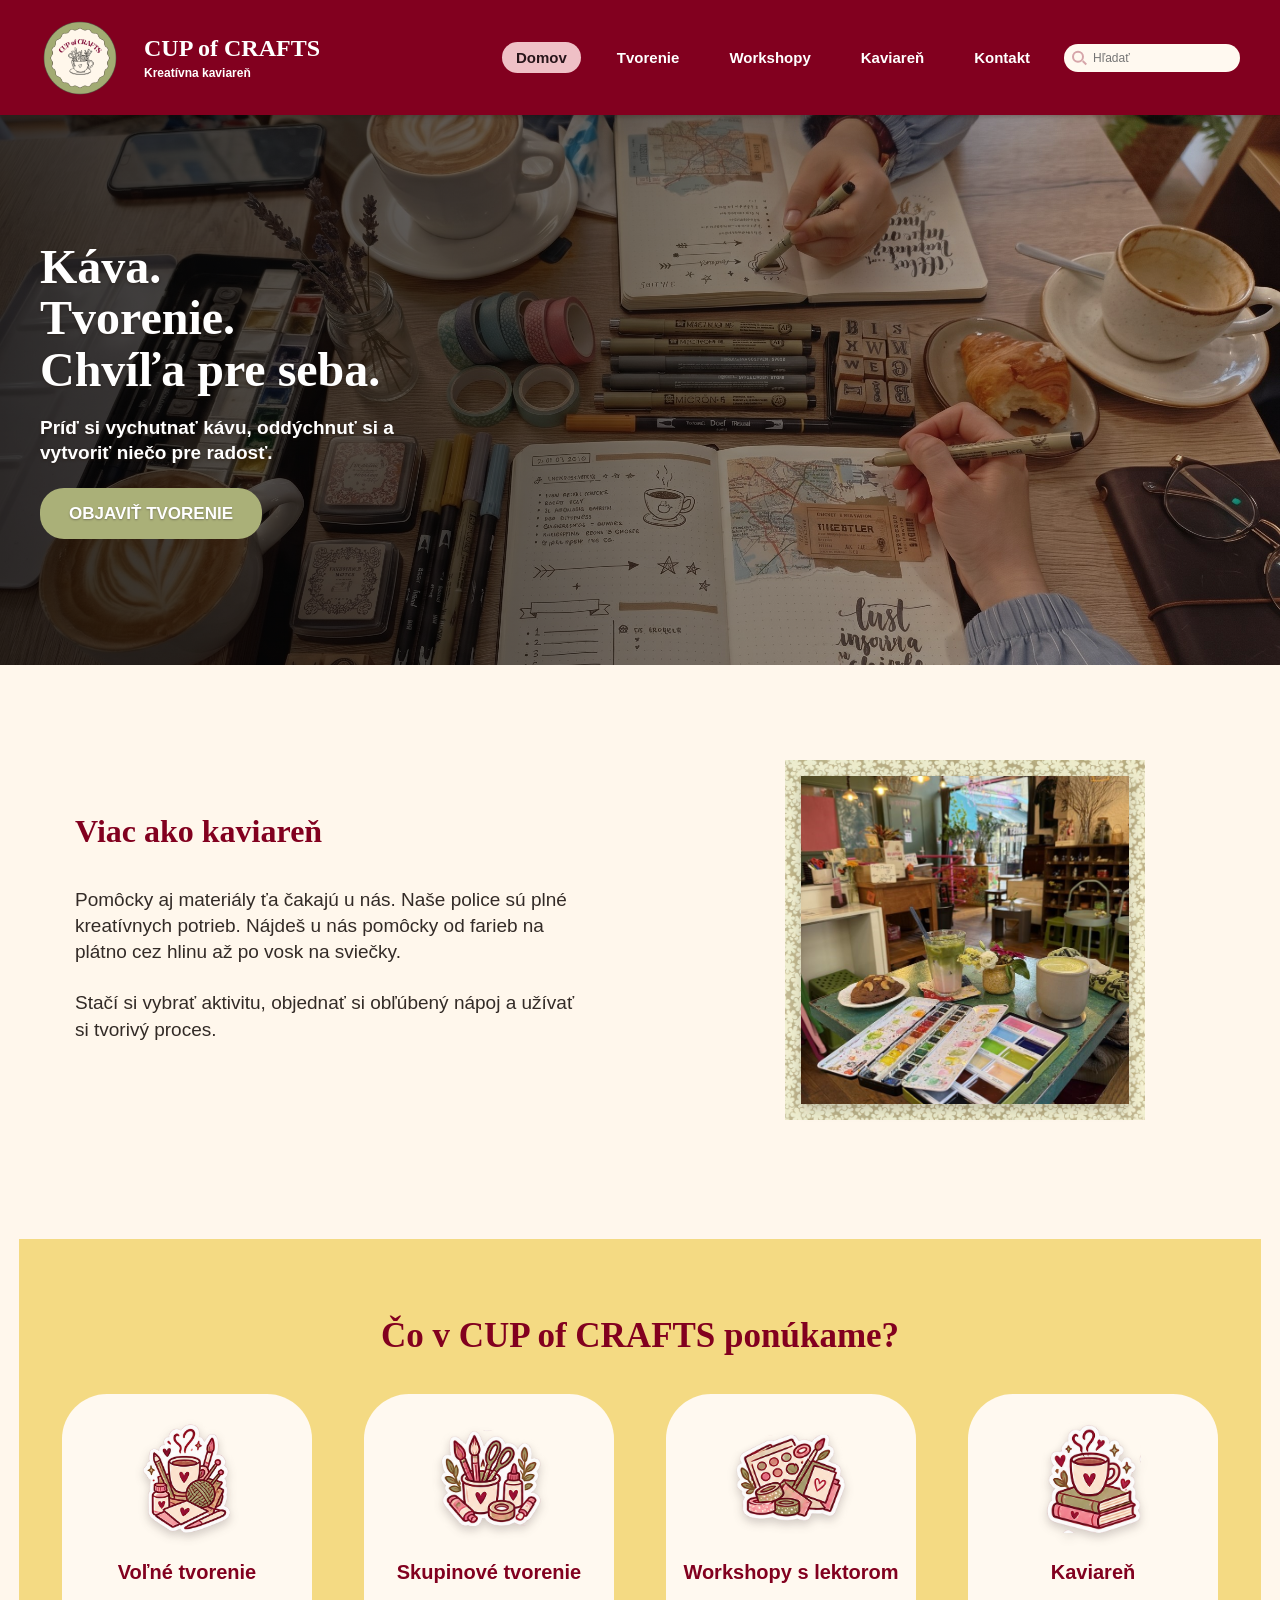
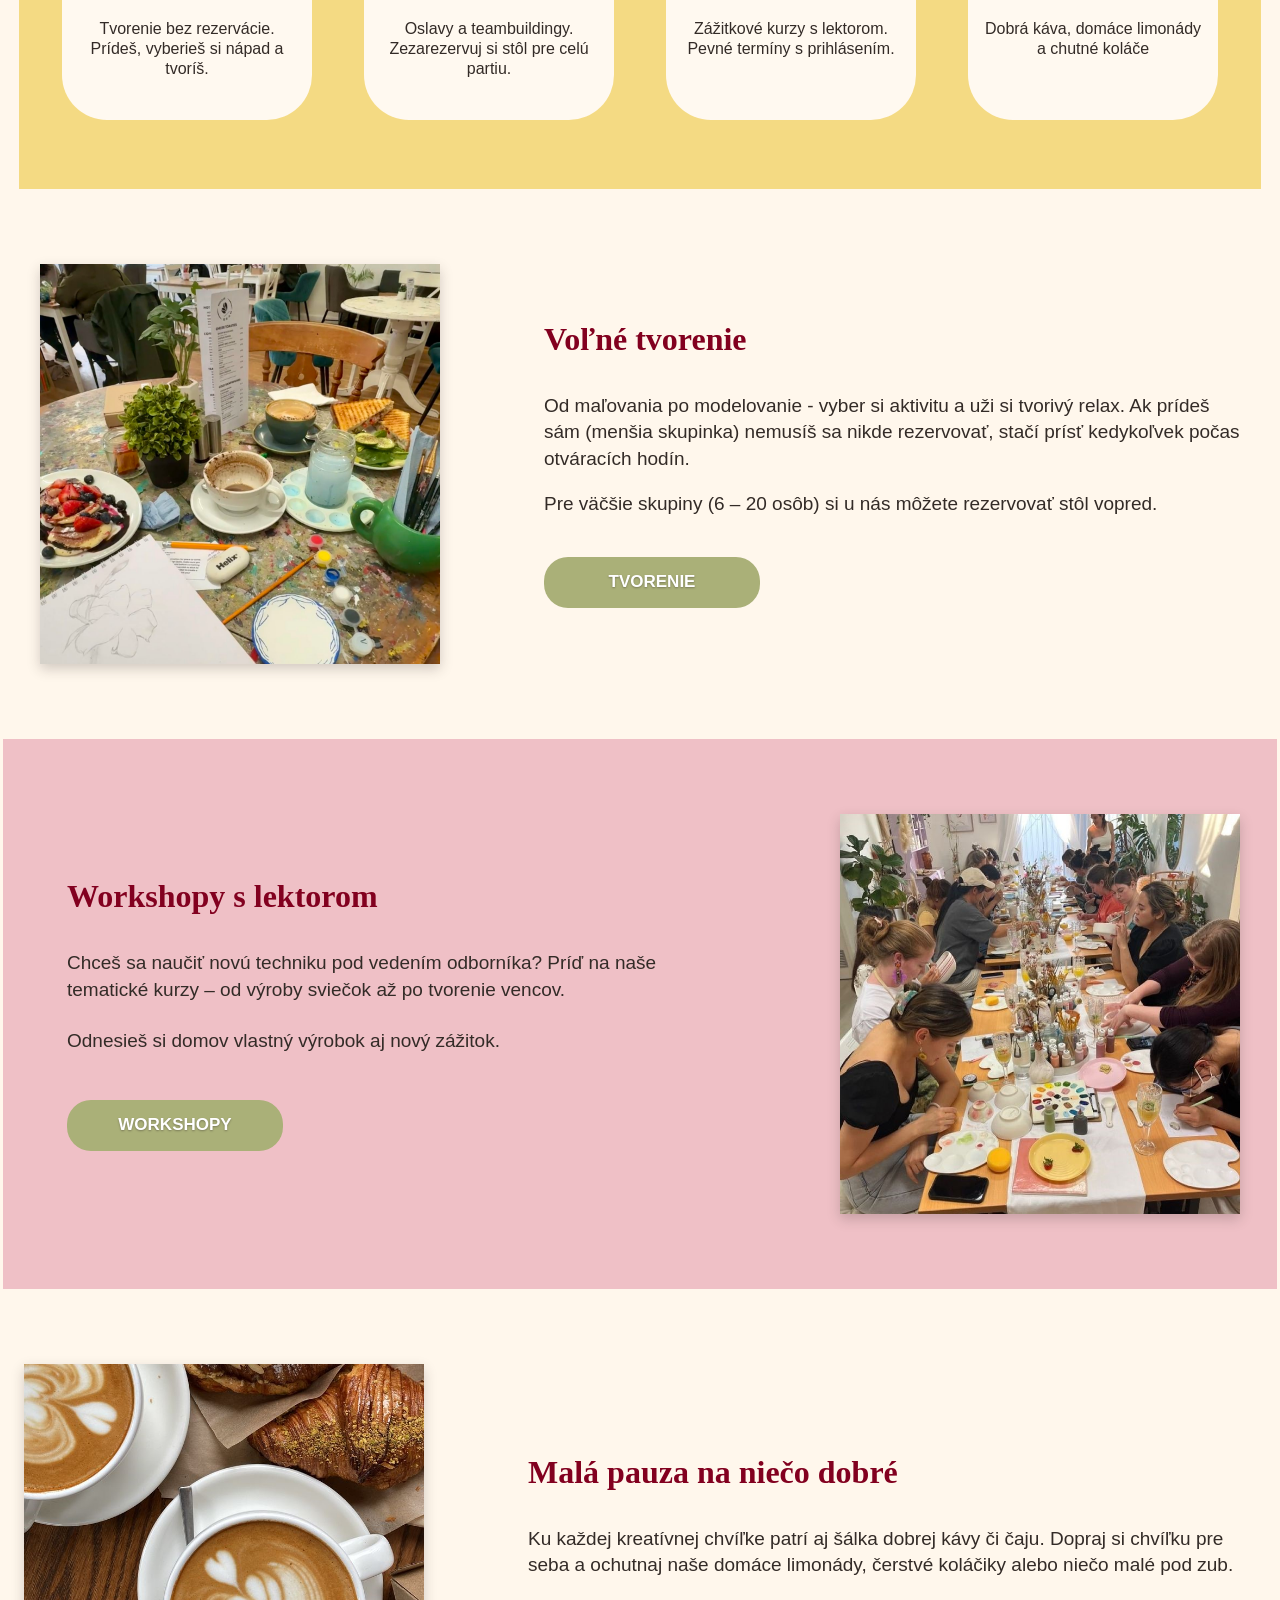
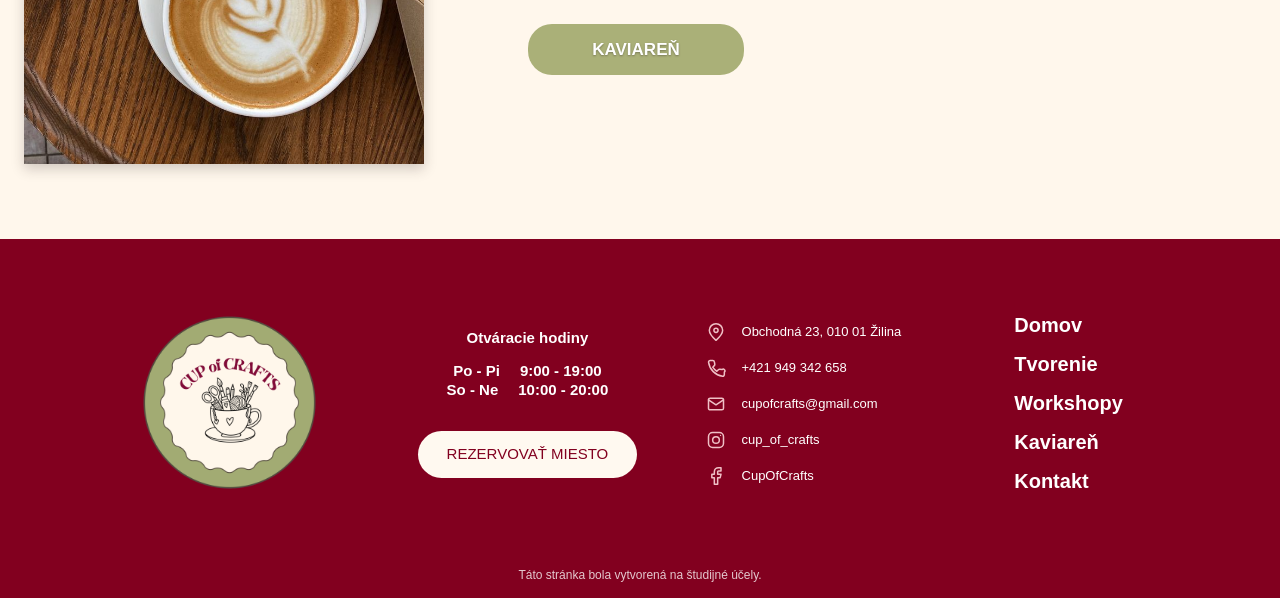
<file: index.html>
<!doctype html>
<html lang="sk">
<head>
  <meta charset="utf-8">
  <meta name="viewport" content="width=device-width, initial-scale=1">
  <meta name="theme-color" content="#82001f">
  <meta name="description" content="CUP of CRAFTS spája kreatívne tvorenie, workshopy a kaviareň na jednom mieste.">
  <title>CUP of CRAFTS | Káva, tvorenie, chvíľa pre seba</title>
  <link rel="stylesheet" href="styles.css">
  <script src="script.js" defer></script>
</head>
<body>
  <header class="site-header">
    <div class="header-inner">
      <a class="brand" href="#domov" aria-label="CUP of CRAFTS, domov">
        <img class="brand-seal" src="img/logo.png" alt="">
        <span class="brand-copy">
          <span class="brand-name">CUP of CRAFTS</span>
          <span class="brand-tagline">Kreatívna kaviareň</span>
        </span>
      </a>

      <button class="menu-toggle" type="button" aria-expanded="false" aria-controls="main-nav" aria-label="Otvoriť navigáciu">
        <span></span><span></span><span></span>
      </button>

      <nav class="main-nav" id="main-nav" aria-label="Hlavná navigácia">
        <a class="nav-link is-active" href="#domov" aria-current="page">Domov</a>
        <a class="nav-link" href="tvorenie.html">Tvorenie</a>
        <a class="nav-link" href="workshopy.html">Workshopy</a>
        <a class="nav-link" href="kaviaren.html">Kaviareň</a>
        <a class="nav-link" href="kontakt.html">Kontakt</a>
      </nav>

      <form class="site-search" role="search">
        <label class="visually-hidden" for="site-search-input">Hľadať na stránke</label>
        <input id="site-search-input" name="q" type="search" placeholder="Hľadať" autocomplete="off">
        <button class="search-button" type="submit" aria-label="Hľadať"></button>
      </form>
    </div>
  </header>

  <main>
    <section class="hero searchable" id="domov" aria-labelledby="hero-title">
      <div class="hero-inner">
        <h1 id="hero-title">Káva.<br>Tvorenie.<br>Chvíľa pre seba.</h1>
        <p class="hero-copy">Príď si vychutnať kávu, oddýchnuť si a<br class="desktop-break"> vytvoriť niečo pre radosť.</p>
        <a class="button button-primary" href="tvorenie.html">Objaviť tvorenie</a>
      </div>
    </section>

    <section class="intro section-shell searchable" id="tvorenie" aria-labelledby="intro-title">
      <div class="intro-copy">
        <h2 id="intro-title">Viac ako kaviareň</h2>
        <p>Pomôcky aj materiály ťa čakajú u nás. Naše police sú plné kreatívnych potrieb. Nájdeš u nás pomôcky od farieb na plátno cez hlinu až po vosk na sviečky.</p>
        <p>Stačí si vybrať aktivitu, objednať si obľúbený nápoj a užívať si tvorivý proces.</p>
      </div>
      <div class="intro-images">
        <img class="intro-image" src="img/foto1.jpg" alt="Interiér kreatívnej kaviarne s kávou a výtvarnými potrebami">
        <img class="intro-scrapbook-image" src="img/scrapbook_papier.png" alt="">
      </div>
    </section>

    <section class="offer-section searchable" id="ponuka" aria-labelledby="offer-title">
      <div class="section-shell offer-inner">
        <h2 id="offer-title">Čo v CUP of CRAFTS ponúkame?</h2>
        <div class="offer-grid">
          <a class="offer-card" href="tvorenie.html">
            <img class="offer-image" src="img/nalepka_volne_tvorenie.png" alt="">
            <h3>Voľné tvorenie</h3>
            <p>Tvorenie bez rezervácie. Prídeš, vyberieš si nápad a tvoríš.</p>
          </a>
          <a class="offer-card" href="tvorenie.html#skupiny">
            <img class="offer-image" src="img/nalepka_skupinove_tvorenie.png" alt="">
            <h3>Skupinové tvorenie</h3>
            <p>Oslavy a teambuildingy. Zezarezervuj si stôl pre celú partiu.</p>
          </a>
          <a class="offer-card" href="workshopy.html">
            <img class="offer-image" src="img/nalepka_workshopy.png" alt="">
            <h3>Workshopy s lektorom</h3>
            <p>Zážitkové kurzy s lektorom. Pevné termíny s prihlásením.</p>
          </a>
          <a class="offer-card" href="kaviaren.html">
            <img class="offer-image" src="img/nalepka_kaviaren.png" alt="">
            <h3>Kaviareň</h3>
            <p>Dobrá káva, domáce limonády a chutné koláče</p>
          </a>
        </div>
      </div>
    </section>

    <section class="feature-row free-create section-shell searchable" aria-labelledby="free-create-title">
      <img class="feature-image" src="img/volne_tvorenie_foto.jpg" alt="Interiér kreatívnej kaviarne s výtvarnými pomôckami, kávou a občerstvením">
      <div class="feature-copy">
        <h2 id="free-create-title">Voľné tvorenie</h2>
        <p>Od maľovania po modelovanie - vyber si aktivitu a uži si tvorivý relax. Ak prídeš sám (menšia skupinka) nemusíš sa nikde rezervovať, stačí prísť kedykoľvek počas otváracích hodín.</p>
        <p>Pre väčšie skupiny (6 – 20 osôb) si u nás môžete rezervovať stôl vopred.</p>
        <a class="button button-secondary" href="tvorenie.html">Tvorenie</a>
      </div>
    </section>

    <section class="feature-band searchable" id="workshopy" aria-labelledby="workshop-title">
      <div class="feature-row section-shell feature-row-reverse">
        <img class="feature-image" src="img/momenty_keramika.jpg" alt="Účastníčky workshopu spoločne tvoria pri stole">
        <div class="feature-copy">
          <h2 id="workshop-title">Workshopy s lektorom</h2>
          <p>Chceš sa naučiť novú techniku pod vedením odborníka? Príď na naše tematické kurzy – od výroby sviečok až po tvorenie vencov.</p>
          <p>Odnesieš si domov vlastný výrobok aj nový zážitok.</p>
          <a class="button button-secondary" href="workshopy.html">Workshopy</a>
        </div>
      </div>
    </section>

    <section class="feature-row cafe-row section-shell searchable" id="kaviaren" aria-labelledby="cafe-title">
      <img class="feature-image cafe-image" src="img/kaviare_foto.jpg" alt="Šálky kávy a čerstvé croissanty na drevenom stole">
      <div class="feature-copy">
        <h2 id="cafe-title">Malá pauza na niečo dobré</h2>
        <p>Ku každej kreatívnej chvíľke patrí aj šálka dobrej kávy či čaju. Dopraj si chvíľku pre seba a ochutnaj naše domáce limonády, čerstvé koláčiky alebo niečo malé pod zub.</p>
        <a class="button button-secondary" href="kaviaren.html">Kaviareň</a>
      </div>
    </section>

    <p class="search-status visually-hidden" id="search-status" aria-live="polite"></p>
  </main>

  <footer class="site-footer" id="kontakt">
    <div class="footer-inner">
      <a class="footer-brand" href="#domov" aria-label="CUP of CRAFTS, späť na začiatok">
        <img class="brand-seal brand-seal-footer" src="img/logo.png" alt="">
      </a>

      <div class="footer-hours">
        <h2>Otváracie hodiny</h2>
        <p><span>Po - Pi</span><span>9:00 - 19:00</span></p>
        <p><span>So - Ne</span><span>10:00 - 20:00</span></p>
        <a class="button footer-button" href="kontakt.html#formular">Rezervovať miesto</a>
      </div>

      <address class="footer-contact">
        <p><svg class="footer-contact-icon" viewBox="0 0 24 24" fill="none" stroke="currentColor" stroke-width="1.8" stroke-linecap="round" stroke-linejoin="round" aria-hidden="true"><path d="M20 10c0 5-8 12-8 12S4 15 4 10a8 8 0 1 1 16 0Z"/><circle cx="12" cy="10" r="2.5"/></svg><a href="https://maps.google.com/?q=Obchodn%C3%A1+23,+010+01+%C5%BDilina">Obchodná 23, 010 01 Žilina</a></p>
        <p><svg class="footer-contact-icon" viewBox="0 0 24 24" fill="none" stroke="currentColor" stroke-width="1.8" stroke-linecap="round" stroke-linejoin="round" aria-hidden="true"><path d="M22 16.92v3a2 2 0 0 1-2.18 2A19.79 19.79 0 0 1 3.08 5.18 2 2 0 0 1 5.07 3h3a2 2 0 0 1 2 1.72l.45 2.7a2 2 0 0 1-.57 1.73L8.1 11a16 16 0 0 0 4.9 4.9l1.85-1.85a2 2 0 0 1 1.73-.57l2.7.45A2 2 0 0 1 22 16.92Z"/></svg><a href="tel:+421949342658">+421 949 342 658</a></p>
        <p><svg class="footer-contact-icon" viewBox="0 0 24 24" fill="none" stroke="currentColor" stroke-width="1.8" stroke-linecap="round" stroke-linejoin="round" aria-hidden="true"><rect x="3" y="5" width="18" height="14" rx="2"/><path d="m3 7 9 6 9-6"/></svg><a href="mailto:cupofcrafts@gmail.com">cupofcrafts@gmail.com</a></p>
        <p><svg class="footer-contact-icon" viewBox="0 0 24 24" fill="none" stroke="currentColor" stroke-width="1.8" stroke-linecap="round" stroke-linejoin="round" aria-hidden="true"><rect x="3" y="3" width="18" height="18" rx="5"/><circle cx="12" cy="12" r="4"/><circle cx="17.5" cy="6.5" r=".7" fill="currentColor" stroke="none"/></svg><a href="https://instagram.com/cup_of_crafts">cup_of_crafts</a></p>
        <p><svg class="footer-contact-icon" viewBox="0 0 24 24" fill="none" stroke="currentColor" stroke-width="1.8" stroke-linecap="round" stroke-linejoin="round" aria-hidden="true"><path d="M18 2h-3a5 5 0 0 0-5 5v3H7v4h3v8h4v-8h3l1-4h-4V7a1 1 0 0 1 1-1h3z"/></svg><a href="https://facebook.com/CupOfCrafts">CupOfCrafts</a></p>
      </address>

      <nav class="footer-nav" aria-label="Navigácia v pätičke">
        <a href="#domov">Domov</a>
        <a href="tvorenie.html">Tvorenie</a>
        <a href="workshopy.html">Workshopy</a>
        <a href="kaviaren.html">Kaviareň</a>
        <a href="kontakt.html">Kontakt</a>
      </nav>
    </div>
    <p class="study-notice">Táto stránka bola vytvorená na študijné účely.</p>
  </footer>
</body>
</html>
</file>
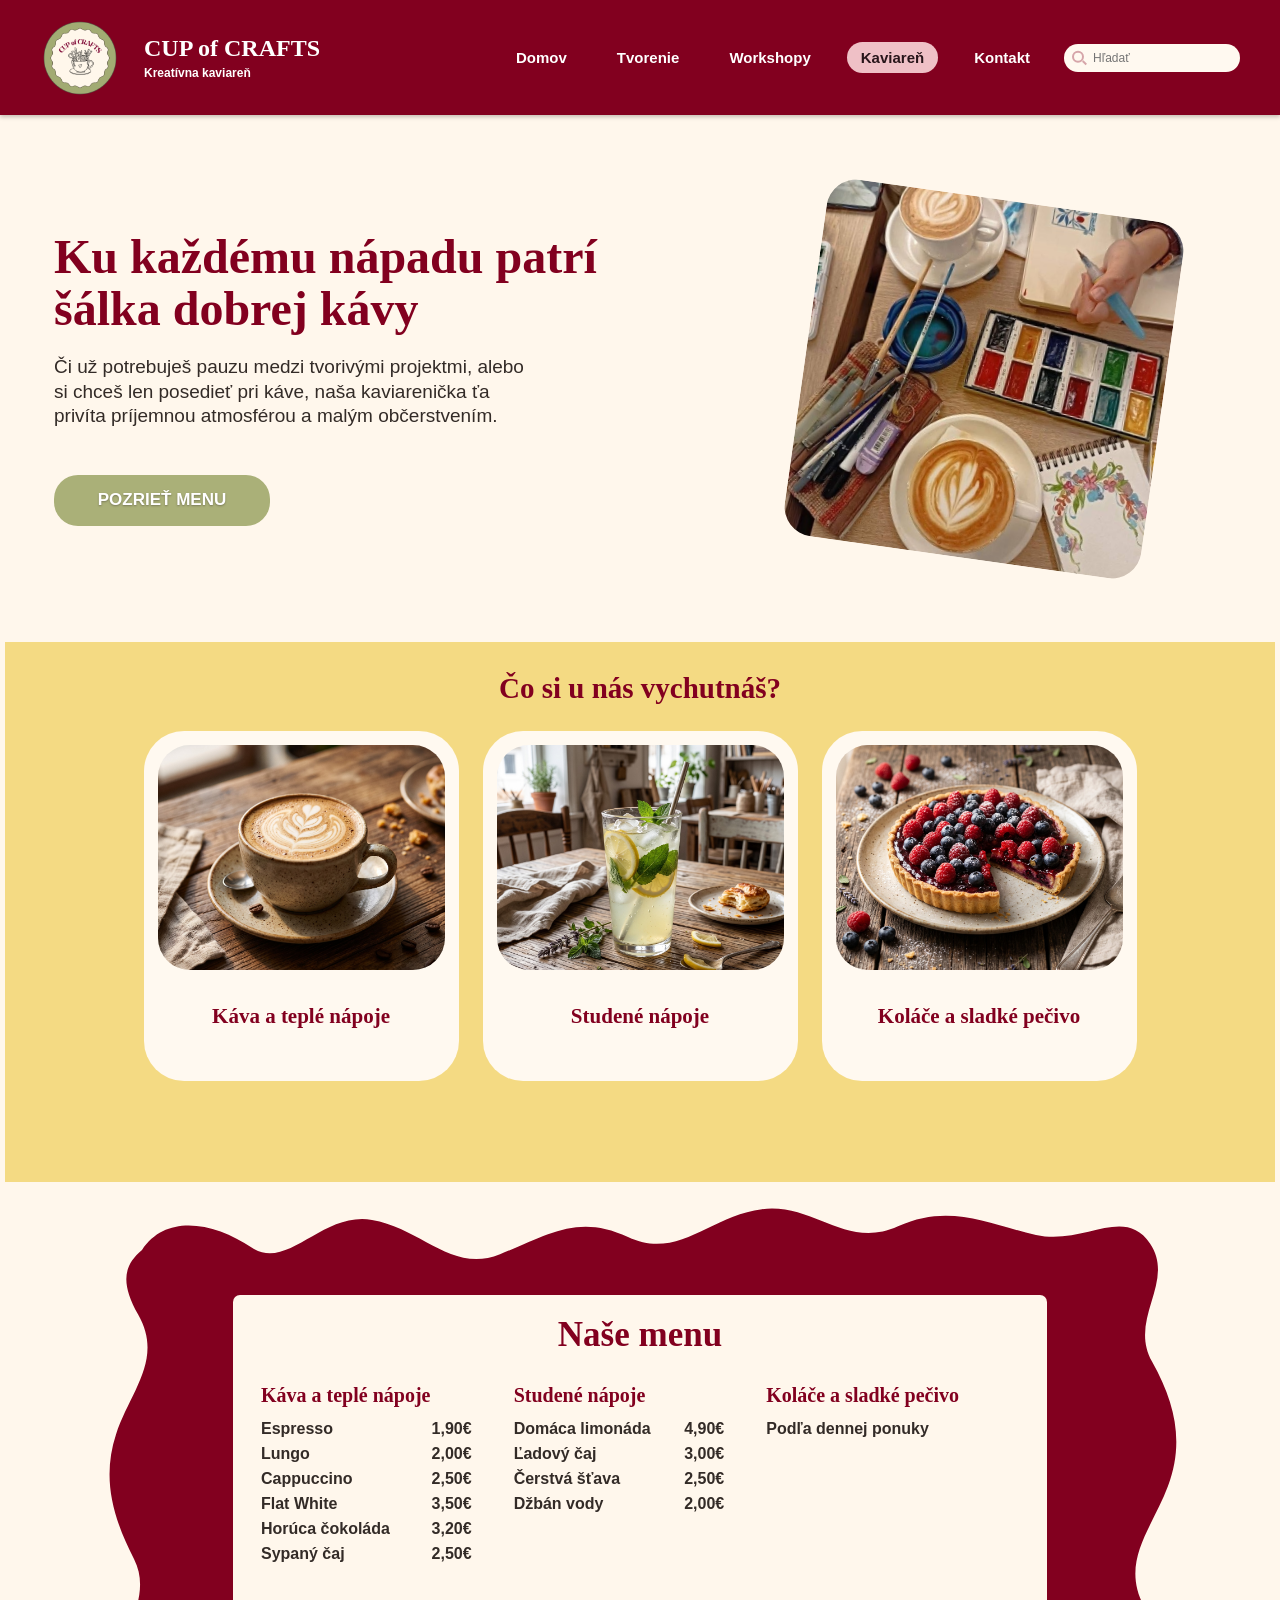
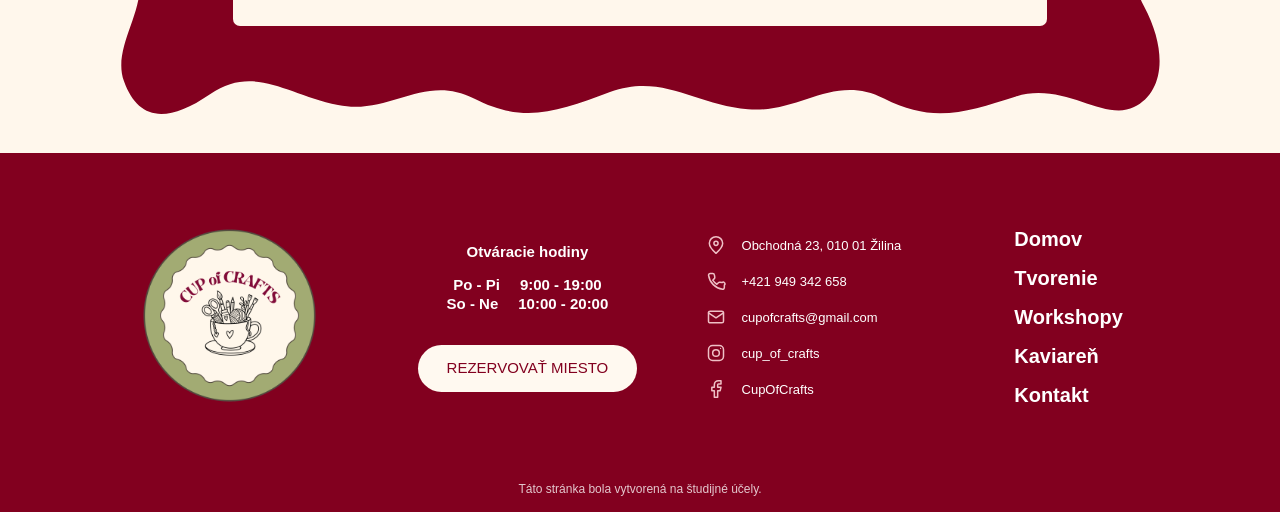
<file: kaviaren.html>
<!doctype html>
<html lang="sk">
<head>
  <meta charset="utf-8">
  <meta name="viewport" content="width=device-width, initial-scale=1">
  <meta name="theme-color" content="#82001f">
  <meta name="description" content="Pozri si ponuku kávy, studených nápojov a koláčov v kaviarni CUP of CRAFTS.">
  <title>Kaviareň | CUP of CRAFTS</title>
  <link rel="stylesheet" href="styles.css">
  <script src="script.js" defer></script>
</head>
<body class="page-kaviaren">
  <header class="site-header">
    <div class="header-inner">
      <a class="brand" href="index.html" aria-label="CUP of CRAFTS, domov">
        <img class="brand-seal" src="img/logo.png" alt="">
        <span class="brand-copy">
          <span class="brand-name">CUP of CRAFTS</span>
          <span class="brand-tagline">Kreatívna kaviareň</span>
        </span>
      </a>

      <button class="menu-toggle" type="button" aria-expanded="false" aria-controls="main-nav" aria-label="Otvoriť navigáciu">
        <span></span><span></span><span></span>
      </button>

      <nav class="main-nav" id="main-nav" aria-label="Hlavná navigácia">
        <a class="nav-link" href="index.html">Domov</a>
        <a class="nav-link" href="tvorenie.html">Tvorenie</a>
        <a class="nav-link" href="workshopy.html">Workshopy</a>
        <a class="nav-link is-active" href="kaviaren.html" aria-current="page">Kaviareň</a>
        <a class="nav-link" href="kontakt.html">Kontakt</a>
      </nav>

      <form class="site-search" role="search">
        <label class="visually-hidden" for="site-search-input">Hľadať na stránke</label>
        <input id="site-search-input" name="q" type="search" placeholder="Hľadať" autocomplete="off">
        <button class="search-button" type="submit" aria-label="Hľadať"></button>
      </form>
    </div>
  </header>

  <main>
    <section class="cafe-intro searchable" id="uvod" aria-labelledby="cafe-title">
      <div class="section-shell cafe-intro-inner">
        <div class="cafe-intro-copy">
          <h1 id="cafe-title">Ku každému nápadu patrí šálka dobrej kávy</h1>
          <p>Či už potrebuješ pauzu medzi tvorivými projektmi, alebo si chceš len posedieť pri káve, naša kaviarenička ťa privíta príjemnou atmosférou a malým občerstvením.</p>
          <a class="button button-primary" href="#menu">Pozrieť menu</a>
        </div>
        <img class="cafe-intro-image" src="img/kaviaren_hlavna_foto.jpg" alt="Šálka cappuccina s latte art na drevenom stole">
      </div>
    </section>

    <section class="cafe-offer searchable" aria-labelledby="cafe-offer-title">
      <div class="section-shell cafe-offer-inner">
        <h2 id="cafe-offer-title">Čo si u nás vychutnáš?</h2>
        <div class="cafe-offer-grid">
          <article class="cafe-offer-card">
            <img src="img/kavicka.jpg" alt="Šálka cappuccina s latte art" loading="lazy">
            <h3>Káva a teplé nápoje</h3>
          </article>
          <article class="cafe-offer-card">
            <img src="img/limonada.jpg" alt="Domáca limonáda s citrónom a mätou" loading="lazy">
            <h3>Studené nápoje</h3>
          </article>
          <article class="cafe-offer-card">
            <img src="img/kolacik.jpg" alt="Koláč s čerstvým lesným ovocím" loading="lazy">
            <h3>Koláče a sladké pečivo</h3>
          </article>
        </div>
      </div>
    </section>

    <section class="cafe-menu searchable" id="menu" aria-labelledby="cafe-menu-title">
      <div class="cafe-menu-frame">
        <svg class="cafe-menu-frame-shape" viewBox="0 0 1100 500" preserveAspectRatio="none" aria-hidden="true" fill="#82001f">
          <path d="M52 54
                   C76 20 124 28 162 52
                   C198 74 232 18 282 26
                   C332 34 362 76 410 58
                   C458 40 488 20 538 42
                   C588 64 620 22 672 16
                   C724 10 756 54 808 32
                   C860 10 898 30 946 40
                   C994 50 1034 12 1060 48
                   C1086 84 1038 118 1062 158
                   C1086 198 1094 234 1078 274
                   C1062 314 1030 344 1054 386
                   C1078 428 1074 466 1044 480
                   C1014 494 974 456 926 470
                   C878 484 844 496 794 472
                   C744 448 710 486 658 482
                   C606 478 572 448 520 466
                   C468 484 434 496 384 472
                   C334 448 300 488 248 478
                   C196 468 164 440 120 468
                   C76 496 48 492 34 456
                   C20 420 66 382 44 342
                   C22 302 12 266 26 226
                   C40 186 74 156 48 114
                   C30 84 34 68 52 54 Z"/>
        </svg>
        <svg class="cafe-menu-frame-shape cafe-menu-frame-shape--mobile" viewBox="0 0 500 1100" preserveAspectRatio="none" aria-hidden="true" fill="#82001f">
          <path d="M42 36
                   C68 18 96 44 126 32
                   C156 20 184 46 214 32
                   C244 18 274 44 304 32
                   C334 20 364 46 394 32
                   C426 18 454 34 464 62
                   C494 112 444 162 470 212
                   C496 262 446 312 472 362
                   C498 412 446 462 470 512
                   C496 562 446 612 472 662
                   C498 712 446 762 470 812
                   C496 862 446 912 472 962
                   C478 1058 456 1080 428 1068
                   C398 1056 370 1080 340 1066
                   C310 1052 282 1080 252 1066
                   C222 1052 192 1082 162 1066
                   C132 1050 104 1080 74 1066
                   C44 1052 24 1032 36 1002
                   C4 952 54 912 30 862
                   C4 812 54 772 28 722
                   C2 672 54 632 30 582
                   C4 532 56 492 28 442
                   C2 392 54 352 30 302
                   C4 252 56 212 28 162
                   C6 112 24 64 42 36 Z"/>
        </svg>
        <div class="cafe-menu-card">
          <h2 id="cafe-menu-title">Naše menu</h2>
          <div class="cafe-menu-columns">
            <div class="cafe-menu-category">
              <h3>Káva a teplé nápoje</h3>
              <ul>
                <li><span>Espresso</span><span>1,90€</span></li>
                <li><span>Lungo</span><span>2,00€</span></li>
                <li><span>Cappuccino</span><span>2,50€</span></li>
                <li><span>Flat White</span><span>3,50€</span></li>
                <li><span>Horúca čokoláda</span><span>3,20€</span></li>
                <li><span>Sypaný čaj</span><span>2,50€</span></li>
              </ul>
            </div>
            <div class="cafe-menu-category">
              <h3>Studené nápoje</h3>
              <ul>
                <li><span>Domáca limonáda</span><span>4,90€</span></li>
                <li><span>Ľadový čaj</span><span>3,00€</span></li>
                <li><span>Čerstvá šťava</span><span>2,50€</span></li>
                <li><span>Džbán vody</span><span>2,00€</span></li>
              </ul>
            </div>
            <div class="cafe-menu-category">
              <h3>Koláče a sladké pečivo</h3>
              <p>Podľa dennej ponuky</p>
            </div>
          </div>
        </div>
      </div>
    </section>

    <p class="search-status visually-hidden" id="search-status" aria-live="polite"></p>
  </main>

  <footer class="site-footer" id="kontakt">
    <div class="footer-inner">
      <a class="footer-brand" href="index.html" aria-label="CUP of CRAFTS, späť na začiatok">
        <img class="brand-seal brand-seal-footer" src="img/logo.png" alt="">
      </a>

      <div class="footer-hours">
        <h2>Otváracie hodiny</h2>
        <p><span>Po - Pi</span><span>9:00 - 19:00</span></p>
        <p><span>So - Ne</span><span>10:00 - 20:00</span></p>
        <a class="button footer-button" href="kontakt.html#formular">Rezervovať miesto</a>
      </div>

      <address class="footer-contact">
        <p><svg class="footer-contact-icon" viewBox="0 0 24 24" fill="none" stroke="currentColor" stroke-width="1.8" stroke-linecap="round" stroke-linejoin="round" aria-hidden="true"><path d="M20 10c0 5-8 12-8 12S4 15 4 10a8 8 0 1 1 16 0Z"/><circle cx="12" cy="10" r="2.5"/></svg><a href="https://maps.google.com/?q=Obchodn%C3%A1+23,+010+01+%C5%BDilina">Obchodná 23, 010 01 Žilina</a></p>
        <p><svg class="footer-contact-icon" viewBox="0 0 24 24" fill="none" stroke="currentColor" stroke-width="1.8" stroke-linecap="round" stroke-linejoin="round" aria-hidden="true"><path d="M22 16.92v3a2 2 0 0 1-2.18 2A19.79 19.79 0 0 1 3.08 5.18 2 2 0 0 1 5.07 3h3a2 2 0 0 1 2 1.72l.45 2.7a2 2 0 0 1-.57 1.73L8.1 11a16 16 0 0 0 4.9 4.9l1.85-1.85a2 2 0 0 1 1.73-.57l2.7.45A2 2 0 0 1 22 16.92Z"/></svg><a href="tel:+421949342658">+421 949 342 658</a></p>
        <p><svg class="footer-contact-icon" viewBox="0 0 24 24" fill="none" stroke="currentColor" stroke-width="1.8" stroke-linecap="round" stroke-linejoin="round" aria-hidden="true"><rect x="3" y="5" width="18" height="14" rx="2"/><path d="m3 7 9 6 9-6"/></svg><a href="mailto:cupofcrafts@gmail.com">cupofcrafts@gmail.com</a></p>
        <p><svg class="footer-contact-icon" viewBox="0 0 24 24" fill="none" stroke="currentColor" stroke-width="1.8" stroke-linecap="round" stroke-linejoin="round" aria-hidden="true"><rect x="3" y="3" width="18" height="18" rx="5"/><circle cx="12" cy="12" r="4"/><circle cx="17.5" cy="6.5" r=".7" fill="currentColor" stroke="none"/></svg><a href="https://instagram.com/cup_of_crafts">cup_of_crafts</a></p>
        <p><svg class="footer-contact-icon" viewBox="0 0 24 24" fill="none" stroke="currentColor" stroke-width="1.8" stroke-linecap="round" stroke-linejoin="round" aria-hidden="true"><path d="M18 2h-3a5 5 0 0 0-5 5v3H7v4h3v8h4v-8h3l1-4h-4V7a1 1 0 0 1 1-1h3z"/></svg><a href="https://facebook.com/CupOfCrafts">CupOfCrafts</a></p>
      </address>

      <nav class="footer-nav" aria-label="Navigácia v pätičke">
        <a href="index.html">Domov</a>
        <a href="tvorenie.html">Tvorenie</a>
        <a href="workshopy.html">Workshopy</a>
        <a href="kaviaren.html" aria-current="page">Kaviareň</a>
        <a href="kontakt.html">Kontakt</a>
      </nav>
    </div>
    <p class="study-notice">Táto stránka bola vytvorená na študijné účely.</p>
  </footer>
</body>
</html>
</file>
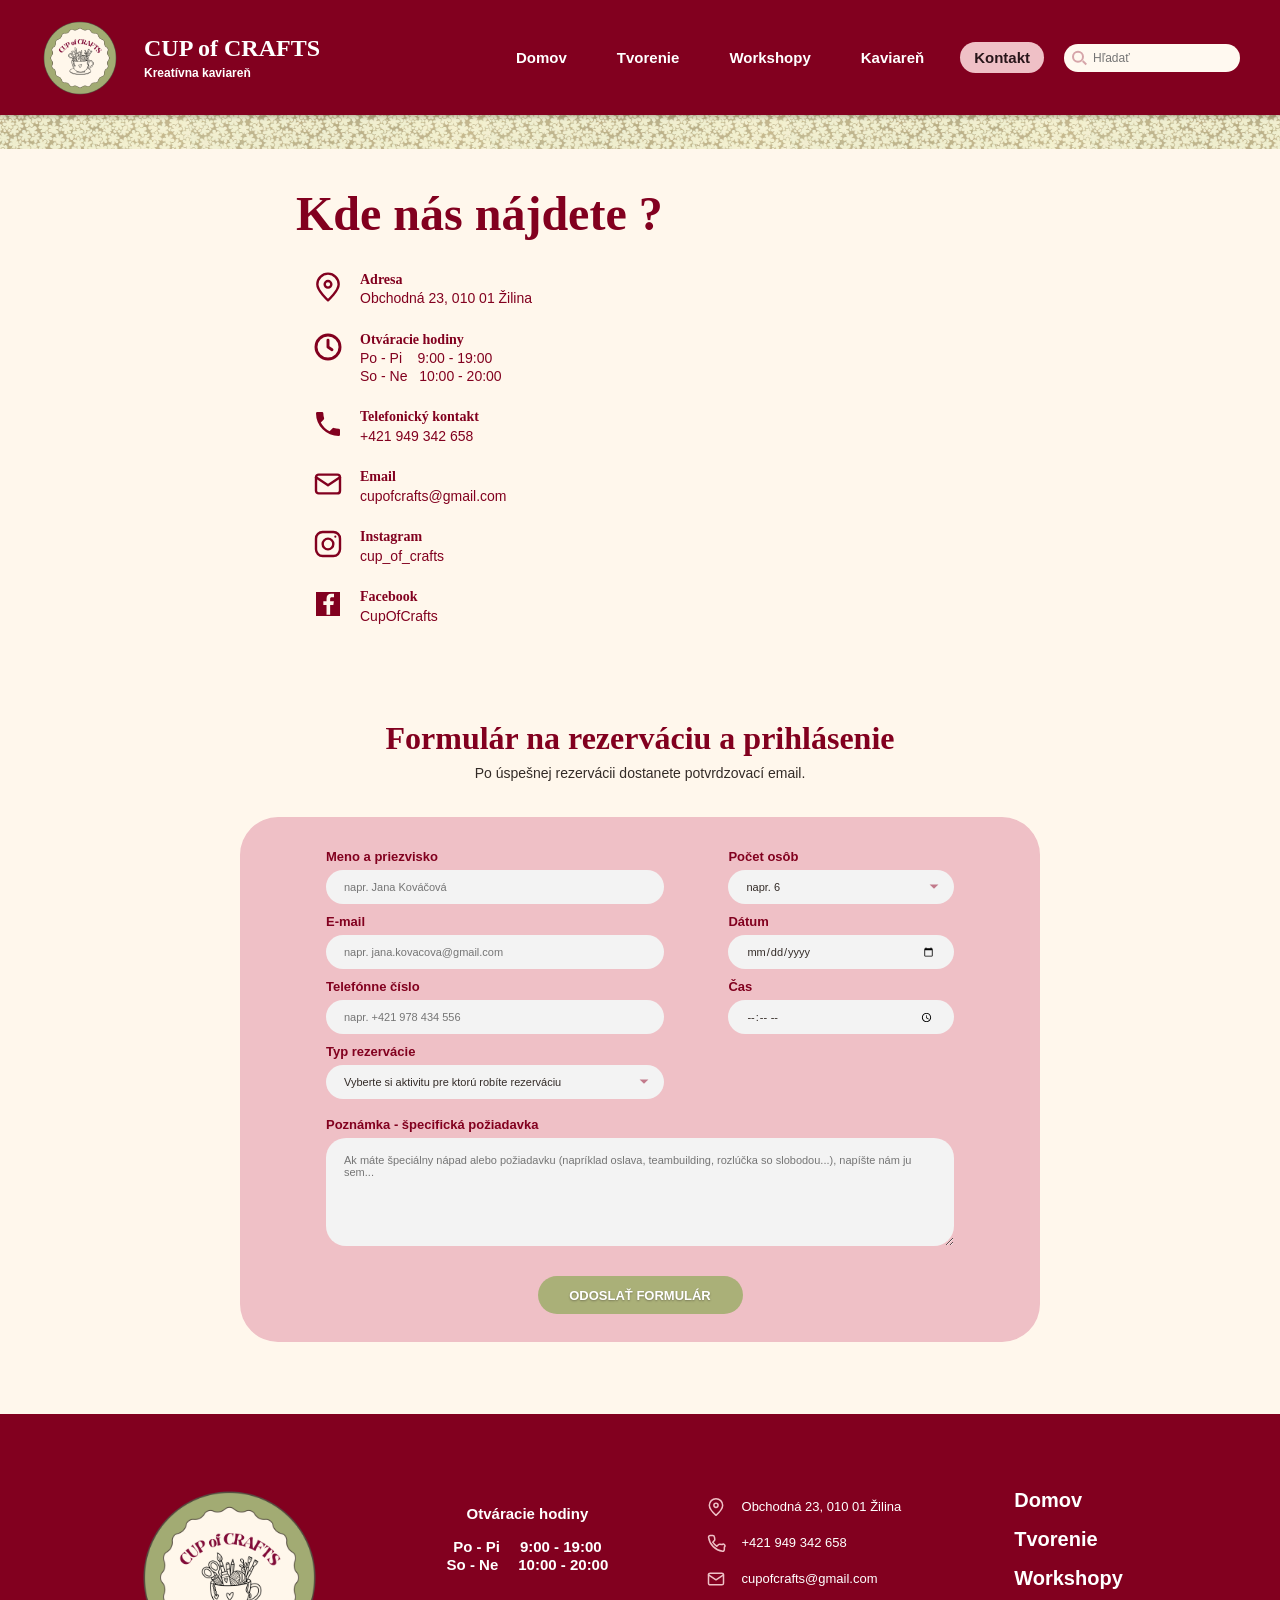
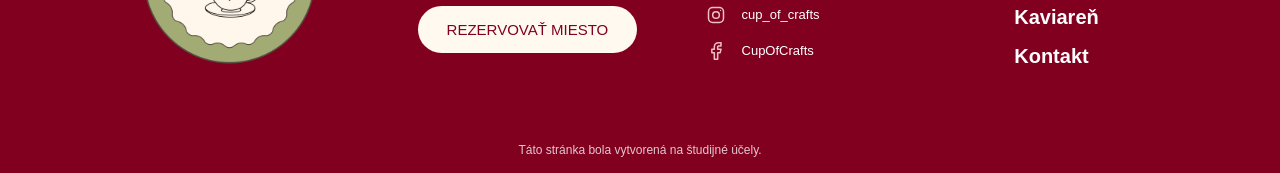
<file: kontakt.html>
<!doctype html>
<html lang="sk">
<head>
  <meta charset="utf-8">
  <meta name="viewport" content="width=device-width, initial-scale=1">
  <meta name="theme-color" content="#82001f">
  <meta name="description" content="Nájdite CUP of CRAFTS v Žiline a rezervujte si miesto na tvorenie alebo workshop.">
  <title>Kontakt | CUP of CRAFTS</title>
  <link rel="stylesheet" href="styles.css">
  <script src="script.js" defer></script>
</head>
<body class="page-kontakt">
  <header class="site-header">
    <div class="header-inner">
      <a class="brand" href="index.html" aria-label="CUP of CRAFTS, domov">
        <img class="brand-seal" src="img/logo.png" alt="">
        <span class="brand-copy">
          <span class="brand-name">CUP of CRAFTS</span>
          <span class="brand-tagline">Kreatívna kaviareň</span>
        </span>
      </a>

      <button class="menu-toggle" type="button" aria-expanded="false" aria-controls="main-nav" aria-label="Otvoriť navigáciu">
        <span></span><span></span><span></span>
      </button>

      <nav class="main-nav" id="main-nav" aria-label="Hlavná navigácia">
        <a class="nav-link" href="index.html">Domov</a>
        <a class="nav-link" href="tvorenie.html">Tvorenie</a>
        <a class="nav-link" href="workshopy.html">Workshopy</a>
        <a class="nav-link" href="kaviaren.html">Kaviareň</a>
        <a class="nav-link is-active" href="#kontakty" aria-current="page">Kontakt</a>
      </nav>

      <form class="site-search" role="search">
        <label class="visually-hidden" for="site-search-input">Hľadať na stránke</label>
        <input id="site-search-input" name="q" type="search" placeholder="Hľadať" autocomplete="off">
        <button class="search-button" type="submit" aria-label="Hľadať"></button>
      </form>
    </div>
  </header>

  <div class="contact-pattern" aria-hidden="true"></div>

  <main>
    <section class="contact-location searchable" id="kontakty" aria-labelledby="contact-title">
      <div class="contact-location-inner">
        <h1 id="contact-title">Kde nás nájdete ?</h1>
        <div class="contact-layout">
          <div class="contact-details">
            <div class="contact-detail">
              <svg class="contact-icon" viewBox="0 0 24 24" fill="none" stroke="currentColor" stroke-width="1.8" stroke-linecap="round" stroke-linejoin="round" aria-hidden="true"><path d="M20 10c0 5-8 12-8 12S4 15 4 10a8 8 0 1 1 16 0Z"/><circle cx="12" cy="10" r="2.5"/></svg>
              <div><h2>Adresa</h2><p><a href="https://maps.google.com/?q=Obchodn%C3%A1+23,+010+01+%C5%BDilina">Obchodná 23, 010 01 Žilina</a></p></div>
            </div>
            <div class="contact-detail">
              <svg class="contact-icon" viewBox="0 0 24 24" fill="none" stroke="currentColor" stroke-width="2.2" stroke-linecap="round" stroke-linejoin="round" aria-hidden="true"><circle cx="12" cy="12" r="9"/><path d="M12 7v5l3 2"/></svg>
              <div><h2>Otváracie hodiny</h2><p>Po - Pi&nbsp;&nbsp;&nbsp; 9:00 - 19:00<br>So - Ne&nbsp;&nbsp; 10:00 - 20:00</p></div>
            </div>
            <div class="contact-detail">
              <svg class="contact-icon" viewBox="0 0 24 24" fill="currentColor" aria-hidden="true"><path d="M6.62 10.79a15.05 15.05 0 0 0 6.59 6.59l2.2-2.2a1 1 0 0 1 1.02-.24 11.36 11.36 0 0 0 3.56.57 1 1 0 0 1 1 1V20a1 1 0 0 1-1 1A17 17 0 0 1 3 4a1 1 0 0 1 1-1h3.5a1 1 0 0 1 1 1 11.36 11.36 0 0 0 .57 3.56 1 1 0 0 1-.25 1.02l-2.2 2.21Z"/></svg>
              <div><h2>Telefonický kontakt</h2><p><a href="tel:+421949342658">+421 949 342 658</a></p></div>
            </div>
            <div class="contact-detail">
              <svg class="contact-icon" viewBox="0 0 24 24" fill="none" stroke="currentColor" stroke-width="1.8" stroke-linecap="round" stroke-linejoin="round" aria-hidden="true"><rect x="3" y="5" width="18" height="14" rx="2"/><path d="m3 7 9 6 9-6"/></svg>
              <div><h2>Email</h2><p><a href="mailto:cupofcrafts@gmail.com">cupofcrafts@gmail.com</a></p></div>
            </div>
            <div class="contact-detail">
              <svg class="contact-icon" viewBox="0 0 24 24" fill="none" stroke="currentColor" stroke-width="1.8" stroke-linecap="round" stroke-linejoin="round" aria-hidden="true"><rect x="3" y="3" width="18" height="18" rx="5"/><circle cx="12" cy="12" r="4"/><circle cx="17.5" cy="6.5" r=".8" fill="currentColor" stroke="none"/></svg>
              <div><h2>Instagram</h2><p><a href="https://instagram.com/cup_of_crafts">cup_of_crafts</a></p></div>
            </div>
            <div class="contact-detail">
              <svg class="contact-icon" viewBox="0 0 24 24" aria-hidden="true"><path fill="currentColor" d="M3 3h18v18H3z"/><path fill="var(--cream)" d="M13.6 20v-7.2H16l.4-2.8h-2.8V8.2c0-.8.3-1.3 1.4-1.3h1.5V4.4c-.3 0-1.1-.1-2.1-.1-2.1 0-3.5 1.3-3.5 3.7V10H8.5v2.8h2.4V20h2.7Z"/></svg>
              <div><h2>Facebook</h2><p><a href="https://facebook.com/CupOfCrafts">CupOfCrafts</a></p></div>
            </div>
          </div>

          <iframe
            class="contact-map"
            title="Mapa: CUP of CRAFTS, Obchodná 23, Žilina"
            src="https://maps.google.com/maps?q=Obchodn%C3%A1%2023%2C%20010%2001%20%C5%BDilina&output=embed"
            loading="lazy"
            referrerpolicy="no-referrer-when-downgrade">
          </iframe>
        </div>
      </div>
    </section>

    <section class="contact-reservation searchable" id="formular" aria-labelledby="reservation-title">
      <h2 id="reservation-title">Formulár na rezerváciu a prihlásenie</h2>
      <p class="reservation-intro">Po úspešnej rezervácii dostanete potvrdzovací email.</p>

      <form class="reservation-form">
        <div class="reservation-fields">
          <div class="reservation-column">
            <label class="reservation-field" for="reservation-name">
              <span>Meno a priezvisko</span>
              <input id="reservation-name" name="Meno a priezvisko" type="text" placeholder="napr. Jana Kováčová" autocomplete="name" data-validation="person-name" aria-describedby="reservation-name-error" required>
              <span class="reservation-error" id="reservation-name-error" aria-live="polite"></span>
            </label>
            <label class="reservation-field" for="reservation-email">
              <span>E-mail</span>
              <input id="reservation-email" name="E-mail" type="email" placeholder="napr. jana.kovacova@gmail.com" autocomplete="email" aria-describedby="reservation-email-error" required>
              <span class="reservation-error" id="reservation-email-error" aria-live="polite"></span>
            </label>
            <label class="reservation-field" for="reservation-phone">
              <span>Telefónne číslo</span>
              <input id="reservation-phone" name="Telefónne číslo" type="tel" placeholder="napr. +421 978 434 556" autocomplete="tel" data-validation="phone" aria-describedby="reservation-phone-error" required>
              <span class="reservation-error" id="reservation-phone-error" aria-live="polite"></span>
            </label>
            <label class="reservation-field" for="reservation-type">
              <span>Typ rezervácie</span>
              <select id="reservation-type" name="Typ rezervácie" aria-describedby="reservation-type-error" required>
                <option value="" selected disabled>Vyberte si aktivitu pre ktorú robíte rezerváciu</option>
                <option value="Voľné tvorenie">Voľné tvorenie</option>
                <option value="Skupinové tvorenie">Skupinové tvorenie</option>
                <option value="Workshop s lektorom">Workshop s lektorom</option>
              </select>
              <span class="reservation-error" id="reservation-type-error" aria-live="polite"></span>
            </label>
          </div>

          <div class="reservation-column">
            <label class="reservation-field" for="reservation-workshop" hidden>
              <span>Vyberte workshop</span>
              <select id="reservation-workshop" name="Workshop" aria-describedby="reservation-workshop-error" disabled>
                <option value="" selected disabled>Vyberte si workshop z aktuálnej ponuky</option>
                <option value="Kvetinové vence" data-id="kvetinove-vence" data-date="2027-01-13" data-time="18:00 - 19:00">Kvetinové vence</option>
                <option value="Maľovanie na hrnčeky" data-id="malovanie-na-hrnceky" data-date="2026-11-18" data-time="17:30 - 19:30">Maľovanie na hrnčeky</option>
                <option value="Tvorba vonných sviečok zo sójového vosku" data-id="tvorba-vonnych-sviecok" data-date="2027-01-24" data-time="18:00 - 19:30">Tvorba vonných sviečok zo sójového vosku</option>
                <option value="Maľovanie na plátenné tašky (Tote Bags)" data-id="malovanie-na-platenne-tasky" data-date="2026-12-05" data-time="15:00 - 17:00">Maľovanie na plátenné tašky (Tote Bags)</option>
                <option value="Moderné ručné vyšívanie v rámiku" data-id="moderne-rucne-vysivanie-v-ramiku" data-date="2026-12-09" data-time="17:30 - 19:30">Moderné ručné vyšívanie v rámiku</option>
              </select>
              <span class="reservation-error" id="reservation-workshop-error" aria-live="polite"></span>
            </label>
            <label class="reservation-field" for="reservation-guests">
              <span>Počet osôb</span>
              <select id="reservation-guests" name="Počet osôb" aria-describedby="reservation-guests-error" required>
                <option value="" selected disabled>napr. 6</option>
                <option value="1">1</option><option value="2">2</option><option value="3">3</option><option value="4">4</option><option value="5">5</option>
                <option value="6">6</option><option value="7">7</option><option value="8">8</option><option value="9">9</option><option value="10">10</option>
                <option value="11">11</option><option value="12">12</option><option value="13">13</option><option value="14">14</option><option value="15">15</option>
                <option value="16">16</option><option value="17">17</option><option value="18">18</option><option value="19">19</option><option value="20">20</option>
              </select>
              <span class="reservation-error" id="reservation-guests-error" aria-live="polite"></span>
            </label>
            <label class="reservation-field" for="reservation-date">
              <span>Dátum</span>
              <input id="reservation-date" name="Dátum" type="date" aria-describedby="reservation-date-error" required>
              <span class="reservation-error" id="reservation-date-error" aria-live="polite"></span>
            </label>
            <label class="reservation-field" for="reservation-time">
              <span>Čas</span>
              <input id="reservation-time" name="Čas" type="time" min="09:00" max="20:00" aria-describedby="reservation-time-error" required>
              <span class="reservation-time-note" hidden>Čas workshopu je pevne stanovený.</span>
              <span class="reservation-error" id="reservation-time-error" aria-live="polite"></span>
            </label>
          </div>

          <div class="reservation-field reservation-note workshop-attendees" id="workshop-attendees" hidden>
            <p class="workshop-attendee-note">Každý účastník musí byť uvedený samostatne. Prihlasujúca osoba sa počíta ako prvá; pridajte meno každého ďalšieho účastníka. Kontaktné údaje sa zdieľajú s hlavnou registráciou.</p>
            <div class="workshop-attendee-list" id="workshop-attendee-list"></div>
            <button class="button button-secondary workshop-attendee-add" id="workshop-attendee-add" type="button">Pridať ďalšiu osobu</button>
          </div>

          <label class="reservation-field reservation-note" for="reservation-note">
            <span>Poznámka - špecifická požiadavka</span>
            <textarea id="reservation-note" name="Poznámka" placeholder="Ak máte špeciálny nápad alebo požiadavku (napríklad oslava, teambuilding, rozlúčka so slobodou...), napíšte nám ju sem..."></textarea>
          </label>
        </div>
        <button class="button button-primary reservation-submit" type="submit">Odoslať formulár</button>
      </form>
    </section>

    <p class="search-status visually-hidden" id="search-status" aria-live="polite"></p>
  </main>

  <footer class="site-footer" id="kontakt">
    <div class="footer-inner">
      <a class="footer-brand" href="index.html" aria-label="CUP of CRAFTS, späť na začiatok">
        <img class="brand-seal brand-seal-footer" src="img/logo.png" alt="">
      </a>

      <div class="footer-hours">
        <h2>Otváracie hodiny</h2>
        <p><span>Po - Pi</span><span>9:00 - 19:00</span></p>
        <p><span>So - Ne</span><span>10:00 - 20:00</span></p>
        <a class="button footer-button" href="#formular">Rezervovať miesto</a>
      </div>

      <address class="footer-contact">
        <p><svg class="footer-contact-icon" viewBox="0 0 24 24" fill="none" stroke="currentColor" stroke-width="1.8" stroke-linecap="round" stroke-linejoin="round" aria-hidden="true"><path d="M20 10c0 5-8 12-8 12S4 15 4 10a8 8 0 1 1 16 0Z"/><circle cx="12" cy="10" r="2.5"/></svg><a href="https://maps.google.com/?q=Obchodn%C3%A1+23,+010+01+%C5%BDilina">Obchodná 23, 010 01 Žilina</a></p>
        <p><svg class="footer-contact-icon" viewBox="0 0 24 24" fill="none" stroke="currentColor" stroke-width="1.8" stroke-linecap="round" stroke-linejoin="round" aria-hidden="true"><path d="M22 16.92v3a2 2 0 0 1-2.18 2A19.79 19.79 0 0 1 3.08 5.18 2 2 0 0 1 5.07 3h3a2 2 0 0 1 2 1.72l.45 2.7a2 2 0 0 1-.57 1.73L8.1 11a16 16 0 0 0 4.9 4.9l1.85-1.85a2 2 0 0 1 1.73-.57l2.7.45A2 2 0 0 1 22 16.92Z"/></svg><a href="tel:+421949342658">+421 949 342 658</a></p>
        <p><svg class="footer-contact-icon" viewBox="0 0 24 24" fill="none" stroke="currentColor" stroke-width="1.8" stroke-linecap="round" stroke-linejoin="round" aria-hidden="true"><rect x="3" y="5" width="18" height="14" rx="2"/><path d="m3 7 9 6 9-6"/></svg><a href="mailto:cupofcrafts@gmail.com">cupofcrafts@gmail.com</a></p>
        <p><svg class="footer-contact-icon" viewBox="0 0 24 24" fill="none" stroke="currentColor" stroke-width="1.8" stroke-linecap="round" stroke-linejoin="round" aria-hidden="true"><rect x="3" y="3" width="18" height="18" rx="5"/><circle cx="12" cy="12" r="4"/><circle cx="17.5" cy="6.5" r=".7" fill="currentColor" stroke="none"/></svg><a href="https://instagram.com/cup_of_crafts">cup_of_crafts</a></p>
        <p><svg class="footer-contact-icon" viewBox="0 0 24 24" fill="none" stroke="currentColor" stroke-width="1.8" stroke-linecap="round" stroke-linejoin="round" aria-hidden="true"><path d="M18 2h-3a5 5 0 0 0-5 5v3H7v4h3v8h4v-8h3l1-4h-4V7a1 1 0 0 1 1-1h3z"/></svg><a href="https://facebook.com/CupOfCrafts">CupOfCrafts</a></p>
      </address>

      <nav class="footer-nav" aria-label="Navigácia v pätičke">
        <a href="index.html">Domov</a>
        <a href="tvorenie.html">Tvorenie</a>
        <a href="workshopy.html">Workshopy</a>
        <a href="kaviaren.html">Kaviareň</a>
        <a href="#kontakty" aria-current="page">Kontakt</a>
      </nav>
    </div>
    <p class="study-notice">Táto stránka bola vytvorená na študijné účely.</p>
  </footer>
</body>
</html>
</file>
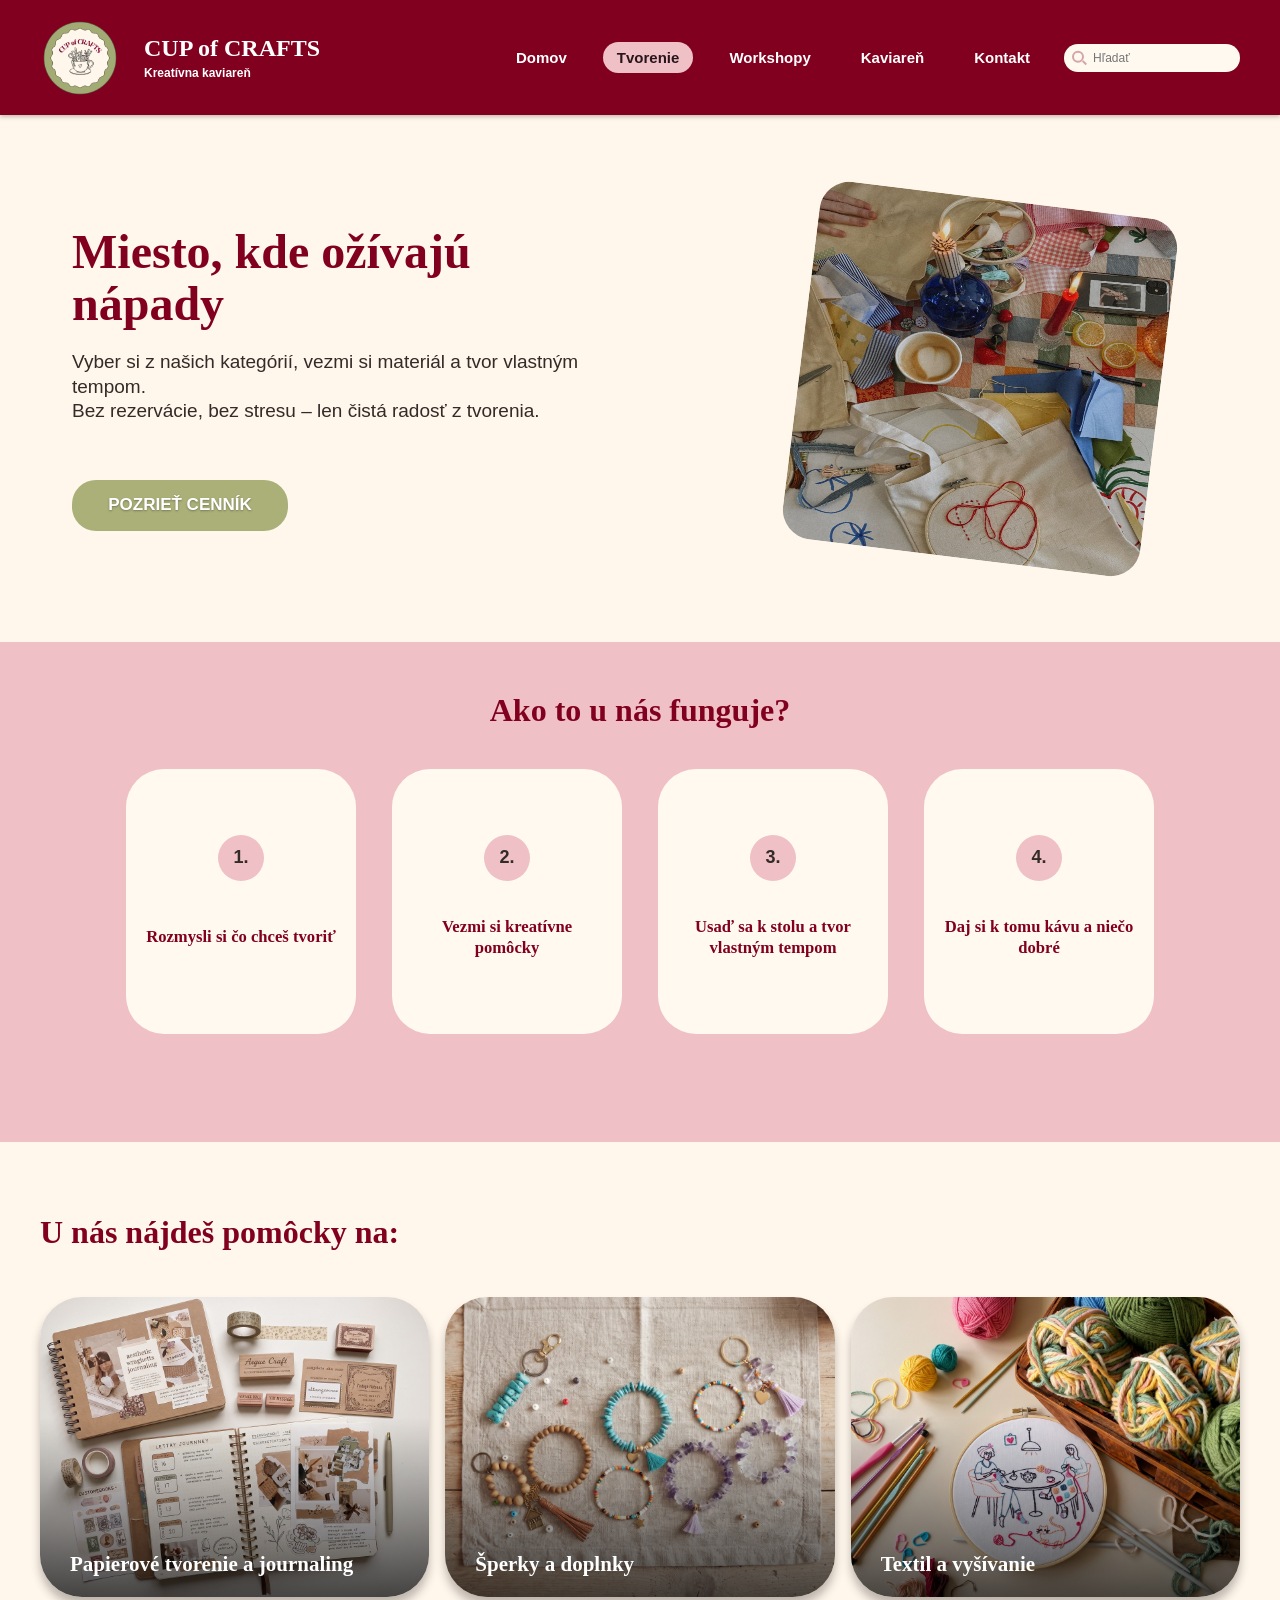
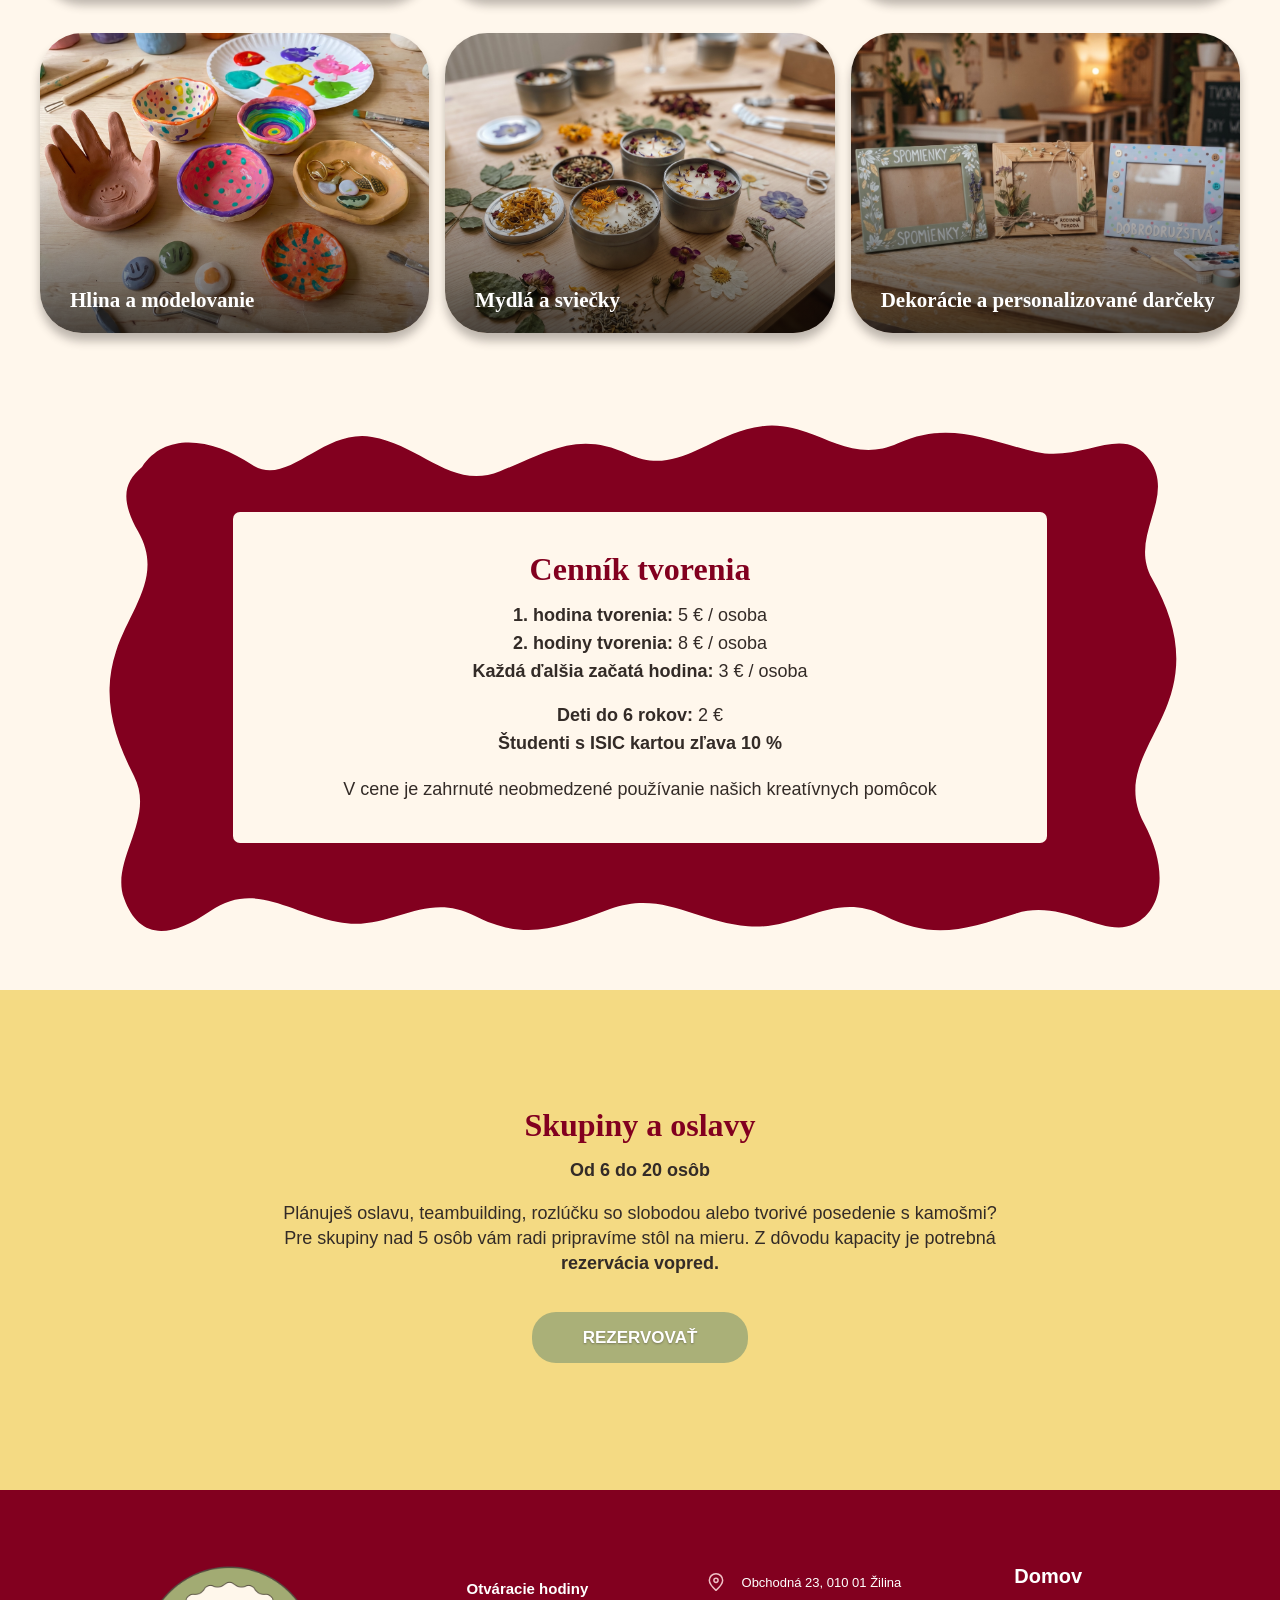
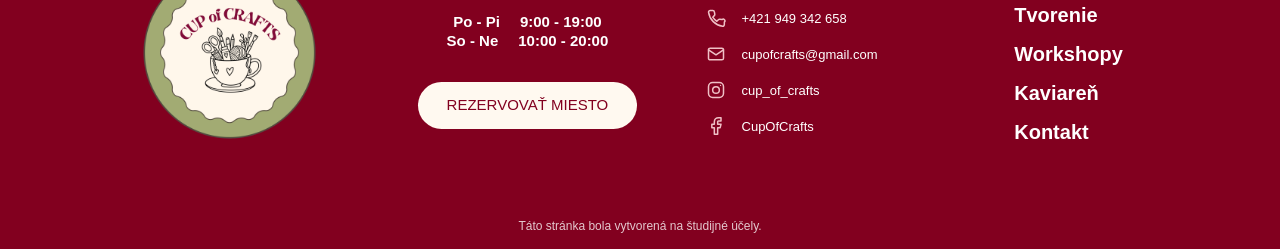
<file: tvorenie.html>
<!doctype html>
<html lang="sk">
<head>
  <meta charset="utf-8">
  <meta name="viewport" content="width=device-width, initial-scale=1">
  <meta name="theme-color" content="#82001f">
  <meta name="description" content="Vyber si tvorenie, vezmi si materiál a tvor vlastným tempom v CUP of CRAFTS.">
  <title>Tvorenie | CUP of CRAFTS</title>
  <link rel="stylesheet" href="styles.css">
  <script src="script.js" defer></script>
</head>
<body class="page-tvorenie">
  <header class="site-header" id="domov">
    <div class="header-inner">
      <a class="brand" href="index.html" aria-label="CUP of CRAFTS, domov">
        <img class="brand-seal" src="img/logo.png" alt="">
        <span class="brand-copy">
          <span class="brand-name">CUP of CRAFTS</span>
          <span class="brand-tagline">Kreatívna kaviareň</span>
        </span>
      </a>

      <button class="menu-toggle" type="button" aria-expanded="false" aria-controls="main-nav" aria-label="Otvoriť navigáciu">
        <span></span><span></span><span></span>
      </button>

      <nav class="main-nav" id="main-nav" aria-label="Hlavná navigácia">
        <a class="nav-link" href="index.html">Domov</a>
        <a class="nav-link is-active" href="#tvorenie" aria-current="page">Tvorenie</a>
        <a class="nav-link" href="workshopy.html">Workshopy</a>
        <a class="nav-link" href="kaviaren.html">Kaviareň</a>
        <a class="nav-link" href="kontakt.html">Kontakt</a>
      </nav>

      <form class="site-search" role="search">
        <label class="visually-hidden" for="site-search-input">Hľadať na stránke</label>
        <input id="site-search-input" name="q" type="search" placeholder="Hľadať" autocomplete="off">
        <button class="search-button" type="submit" aria-label="Hľadať"></button>
      </form>
    </div>
  </header>

  <main>
    <section class="creation-intro searchable" id="tvorenie" aria-labelledby="creation-title">
      <div class="section-shell creation-intro-inner">
        <div class="creation-intro-copy">
          <h1 id="creation-title">Miesto, kde ožívajú nápady</h1>
          <p>Vyber si z našich kategórií, vezmi si materiál a tvor vlastným tempom.<br>Bez rezervácie, bez stresu – len čistá radosť z tvorenia.</p>
          <a class="button button-primary" href="#cennik">Pozrieť cenník</a>
        </div>
        <img class="creation-intro-image" src="img/tvorenie_uvod_foto.jpg" alt="Priatelia spoločne tvoria a maľujú pri stole">
      </div>
    </section>

    <section class="creation-steps searchable" id="ako-to-funguje" aria-labelledby="steps-title">
      <div class="section-shell creation-steps-inner">
        <h2 id="steps-title">Ako to u nás funguje?</h2>
        <ol class="steps-grid">
          <li class="step-card">
            <span class="step-number">1.</span>
            <h3>Rozmysli si čo chceš tvoriť</h3>
          </li>
          <li class="step-card">
            <span class="step-number">2.</span>
            <h3>Vezmi si kreatívne pomôcky</h3>
          </li>
          <li class="step-card">
            <span class="step-number">3.</span>
            <h3>Usaď sa k stolu a tvor vlastným tempom</h3>
          </li>
          <li class="step-card">
            <span class="step-number">4.</span>
            <h3>Daj si k tomu kávu a niečo dobré</h3>
          </li>
        </ol>
      </div>
    </section>

    <section class="craft-options searchable" id="pomocky" aria-labelledby="craft-options-title">
      <div class="section-shell craft-options-inner">
        <h2 id="craft-options-title">U nás nájdeš pomôcky na:</h2>
        <div class="craft-grid">
          <article class="craft-card">
            <img class="craft-card-space" src="img/journaling.jpg" alt="Papierové pomôcky na journaling">
            <h3>Papierové tvorenie a journaling</h3>
          </article>
          <article class="craft-card">
            <img class="craft-card-space" src="img/naramky.jpg" alt="Ručne vyrábané náramky a šperky">
            <h3>Šperky a doplnky</h3>
          </article>
          <article class="craft-card">
            <img class="craft-card-space" src="img/vysivanie.jpg" alt="Farebná priadza a vyšívanie">
            <h3>Textil a vyšívanie</h3>
          </article>
          <article class="craft-card">
            <img class="craft-card-space" src="img/keramika.jpg" alt="Ručne modelované a maľované keramické výrobky">
            <h3>Hlina a modelovanie</h3>
          </article>
          <article class="craft-card">
            <img class="craft-card-space" src="img/sviecky.jpg" alt="Ručne vyrábané sviečky s kvetmi">
            <h3>Mydlá a sviečky</h3>
          </article>
          <article class="craft-card">
            <img class="craft-card-space" src="img/personalizovane_darceky.jpg" alt="Ručne zdobené personalizované dekorácie a darčeky">
            <h3>Dekorácie a personalizované darčeky</h3>
          </article>
        </div>
      </div>
    </section>

    <section class="creation-pricing searchable" id="cennik" aria-labelledby="pricing-title">
      <div class="pricing-frame">
        <svg class="pricing-frame-shape" viewBox="0 0 1100 500" preserveAspectRatio="none" aria-hidden="true" fill="#82001f">
          <path d="M52 54
                   C76 20 124 28 162 52
                   C198 74 232 18 282 26
                   C332 34 362 76 410 58
                   C458 40 488 20 538 42
                   C588 64 620 22 672 16
                   C724 10 756 54 808 32
                   C860 10 898 30 946 40
                   C994 50 1034 12 1060 48
                   C1086 84 1038 118 1062 158
                   C1086 198 1094 234 1078 274
                   C1062 314 1030 344 1054 386
                   C1078 428 1074 466 1044 480
                   C1014 494 974 456 926 470
                   C878 484 844 496 794 472
                   C744 448 710 486 658 482
                   C606 478 572 448 520 466
                   C468 484 434 496 384 472
                   C334 448 300 488 248 478
                   C196 468 164 440 120 468
                   C76 496 48 492 34 456
                   C20 420 66 382 44 342
                   C22 302 12 266 26 226
                   C40 186 74 156 48 114
                   C30 84 34 68 52 54 Z"/>
        </svg>
        <svg class="pricing-frame-shape pricing-frame-shape--mobile" viewBox="0 0 500 1100" preserveAspectRatio="none" aria-hidden="true" fill="#82001f">
          <path d="M42 36
                   C68 18 96 44 126 32
                   C156 20 184 46 214 32
                   C244 18 274 44 304 32
                   C334 20 364 46 394 32
                   C426 18 454 34 464 62
                   C494 112 444 162 470 212
                   C496 262 446 312 472 362
                   C498 412 446 462 470 512
                   C496 562 446 612 472 662
                   C498 712 446 762 470 812
                   C496 862 446 912 472 962
                   C478 1058 456 1080 428 1068
                   C398 1056 370 1080 340 1066
                   C310 1052 282 1080 252 1066
                   C222 1052 192 1082 162 1066
                   C132 1050 104 1080 74 1066
                   C44 1052 24 1032 36 1002
                   C4 952 54 912 30 862
                   C4 812 54 772 28 722
                   C2 672 54 632 30 582
                   C4 532 56 492 28 442
                   C2 392 54 352 30 302
                   C4 252 56 212 28 162
                   C6 112 24 64 42 36 Z"/>
        </svg>
        <div class="pricing-card">
          <h2 id="pricing-title">Cenník tvorenia</h2>
          <p><strong>1. hodina tvorenia:</strong> <span class="pricing-value">5 € / osoba</span><br>
            <strong>2. hodiny tvorenia:</strong> <span class="pricing-value">8 € / osoba</span><br>
            <strong>Každá ďalšia začatá hodina:</strong> <span class="pricing-value">3 € / osoba</span></p>
          <p><strong>Deti do 6 rokov:</strong> <span class="pricing-value">2 €</span><br>
            <strong>Študenti s ISIC kartou zľava <span class="pricing-value">10 %</span></strong></p>
          <p class="pricing-note">V cene je zahrnuté neobmedzené používanie našich kreatívnych pomôcok</p>
        </div>
      </div>
    </section>

    <section class="creation-groups searchable" id="skupiny" aria-labelledby="groups-title">
      <div class="section-shell creation-groups-inner">
        <h2 id="groups-title">Skupiny a oslavy</h2>
        <p class="group-capacity">Od 6 do 20 osôb</p>
        <p>Plánuješ oslavu, teambuilding, rozlúčku so slobodou alebo tvorivé posedenie s kamošmi?<br>
          Pre skupiny nad 5 osôb vám radi pripravíme stôl na mieru. Z dôvodu kapacity je potrebná<br class="desktop-break"> <strong>rezervácia vopred.</strong></p>
        <a class="button button-primary" href="kontakt.html#formular">Rezervovať</a>
      </div>
    </section>

    <p class="search-status visually-hidden" id="search-status" aria-live="polite"></p>
  </main>

  <footer class="site-footer" id="kontakt">
    <div class="footer-inner">
      <a class="footer-brand" href="index.html#domov" aria-label="CUP of CRAFTS, späť na začiatok">
        <img class="brand-seal brand-seal-footer" src="img/logo.png" alt="">
      </a>

      <div class="footer-hours">
        <h2>Otváracie hodiny</h2>
        <p><span>Po - Pi</span><span>9:00 - 19:00</span></p>
        <p><span>So - Ne</span><span>10:00 - 20:00</span></p>
        <a class="button footer-button" href="kontakt.html#formular">Rezervovať miesto</a>
      </div>

      <address class="footer-contact">
        <p><svg class="footer-contact-icon" viewBox="0 0 24 24" fill="none" stroke="currentColor" stroke-width="1.8" stroke-linecap="round" stroke-linejoin="round" aria-hidden="true"><path d="M20 10c0 5-8 12-8 12S4 15 4 10a8 8 0 1 1 16 0Z"/><circle cx="12" cy="10" r="2.5"/></svg><a href="https://maps.google.com/?q=Obchodn%C3%A1+23,+010+01+%C5%BDilina">Obchodná 23, 010 01 Žilina</a></p>
        <p><svg class="footer-contact-icon" viewBox="0 0 24 24" fill="none" stroke="currentColor" stroke-width="1.8" stroke-linecap="round" stroke-linejoin="round" aria-hidden="true"><path d="M22 16.92v3a2 2 0 0 1-2.18 2A19.79 19.79 0 0 1 3.08 5.18 2 2 0 0 1 5.07 3h3a2 2 0 0 1 2 1.72l.45 2.7a2 2 0 0 1-.57 1.73L8.1 11a16 16 0 0 0 4.9 4.9l1.85-1.85a2 2 0 0 1 1.73-.57l2.7.45A2 2 0 0 1 22 16.92Z"/></svg><a href="tel:+421949342658">+421 949 342 658</a></p>
        <p><svg class="footer-contact-icon" viewBox="0 0 24 24" fill="none" stroke="currentColor" stroke-width="1.8" stroke-linecap="round" stroke-linejoin="round" aria-hidden="true"><rect x="3" y="5" width="18" height="14" rx="2"/><path d="m3 7 9 6 9-6"/></svg><a href="mailto:cupofcrafts@gmail.com">cupofcrafts@gmail.com</a></p>
        <p><svg class="footer-contact-icon" viewBox="0 0 24 24" fill="none" stroke="currentColor" stroke-width="1.8" stroke-linecap="round" stroke-linejoin="round" aria-hidden="true"><rect x="3" y="3" width="18" height="18" rx="5"/><circle cx="12" cy="12" r="4"/><circle cx="17.5" cy="6.5" r=".7" fill="currentColor" stroke="none"/></svg><a href="https://instagram.com/cup_of_crafts">cup_of_crafts</a></p>
        <p><svg class="footer-contact-icon" viewBox="0 0 24 24" fill="none" stroke="currentColor" stroke-width="1.8" stroke-linecap="round" stroke-linejoin="round" aria-hidden="true"><path d="M18 2h-3a5 5 0 0 0-5 5v3H7v4h3v8h4v-8h3l1-4h-4V7a1 1 0 0 1 1-1h3z"/></svg><a href="https://facebook.com/CupOfCrafts">CupOfCrafts</a></p>
      </address>

      <nav class="footer-nav" aria-label="Navigácia v pätičke">
        <a href="index.html#domov">Domov</a>
        <a href="#tvorenie" aria-current="page">Tvorenie</a>
        <a href="workshopy.html">Workshopy</a>
        <a href="kaviaren.html">Kaviareň</a>
        <a href="kontakt.html">Kontakt</a>
      </nav>
    </div>
    <p class="study-notice">Táto stránka bola vytvorená na študijné účely.</p>
  </footer>
</body>
</html>
</file>
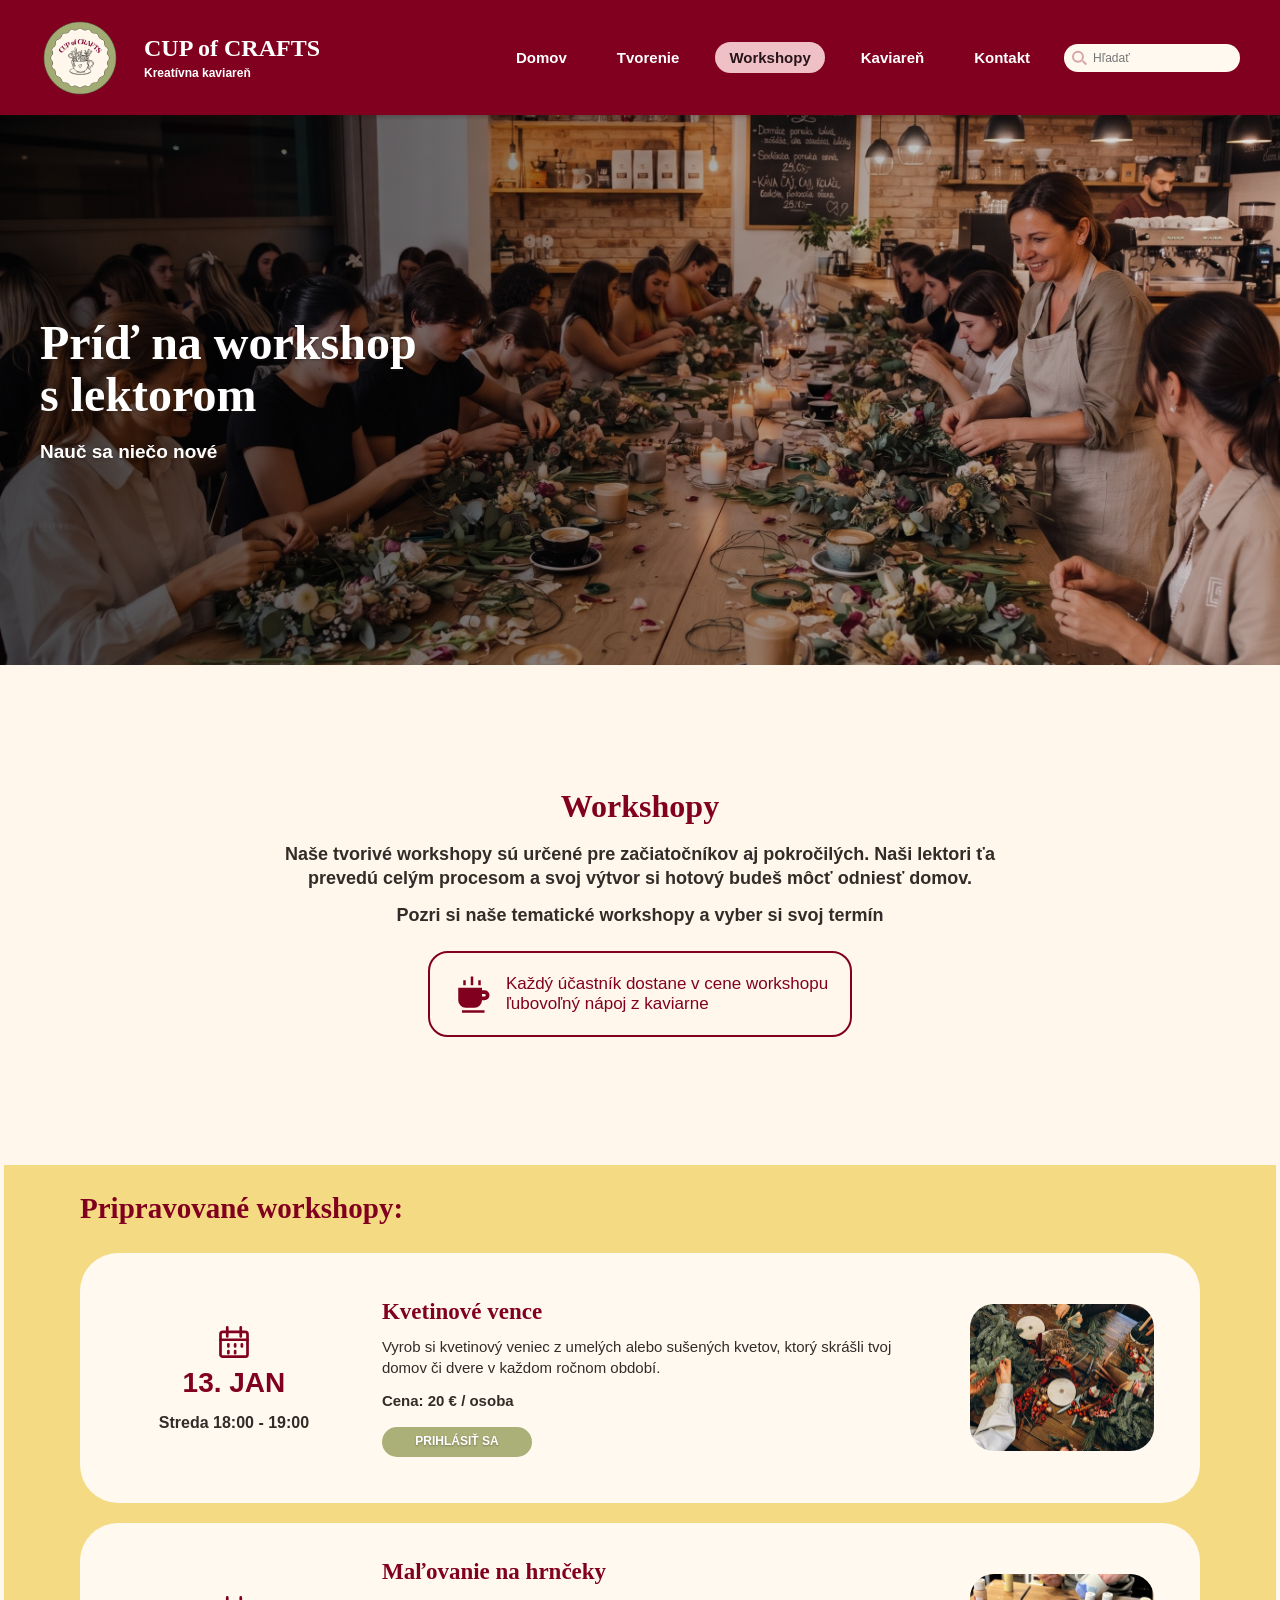
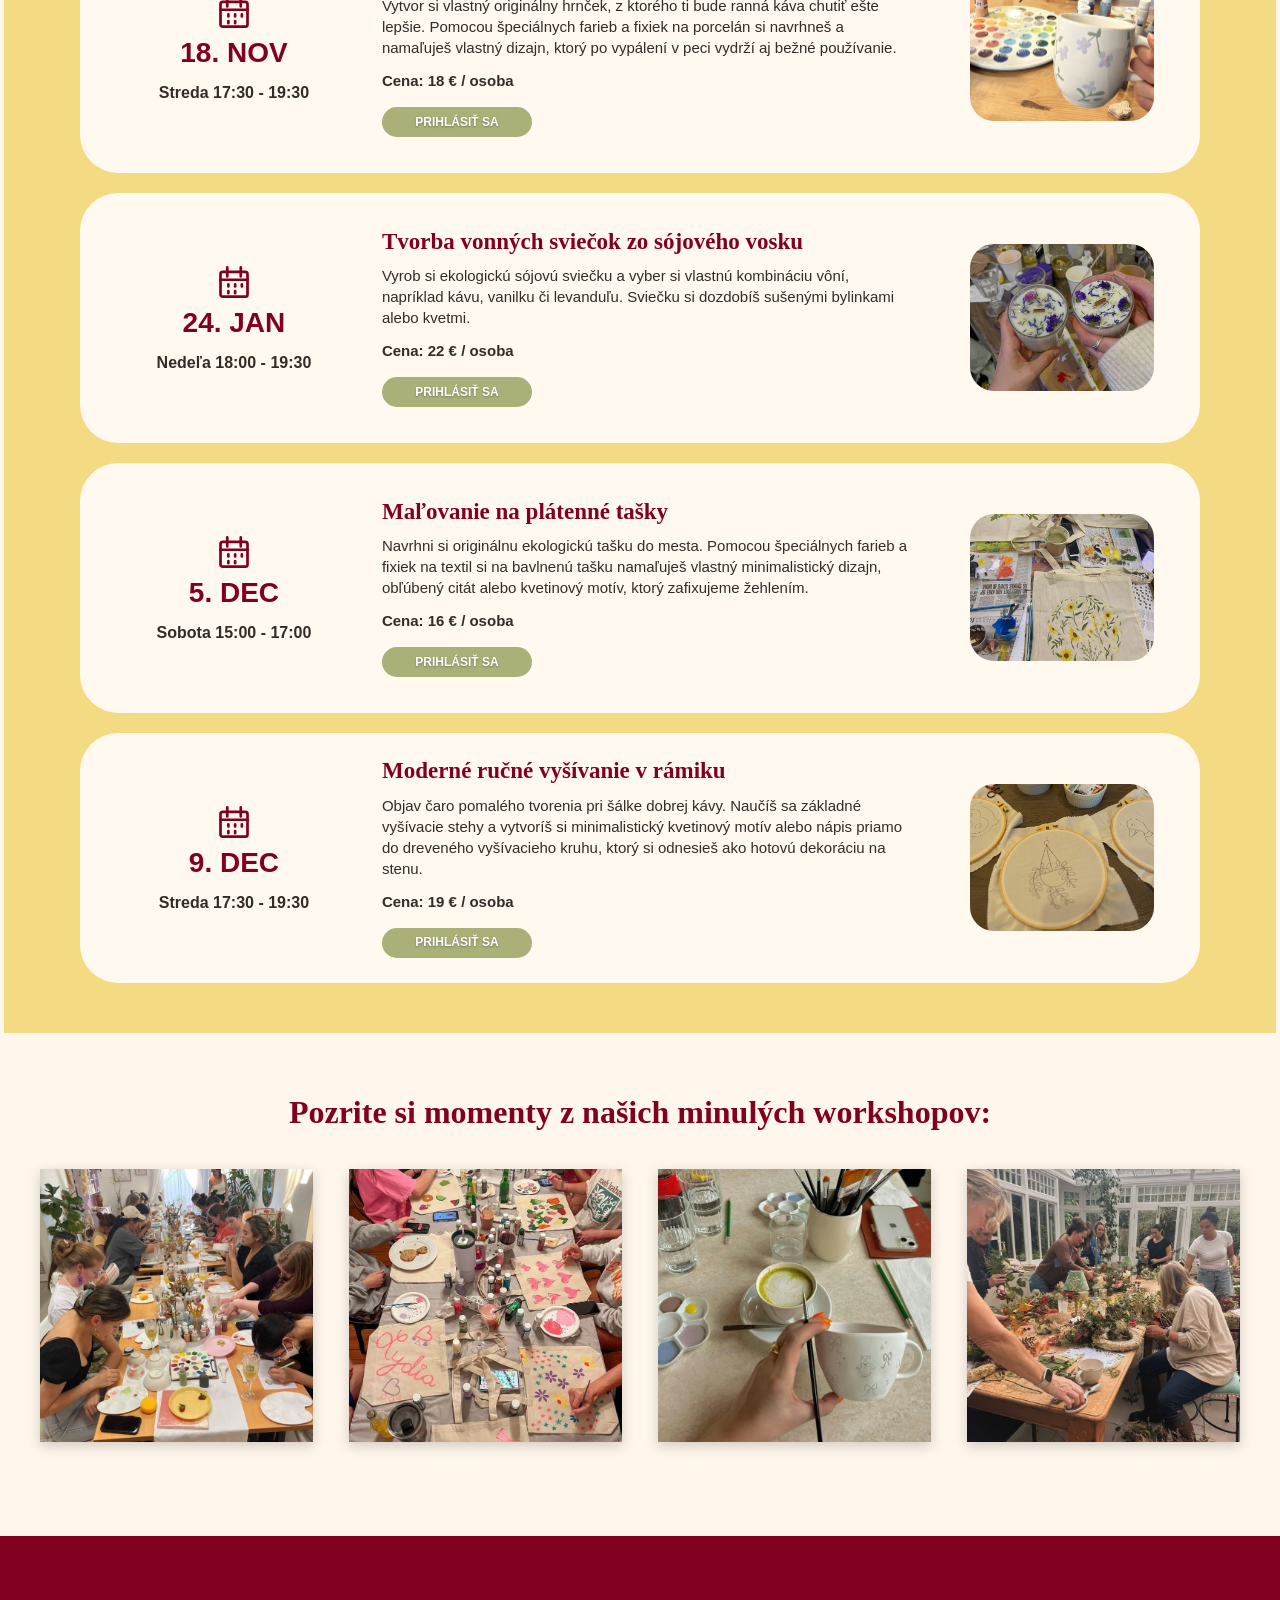
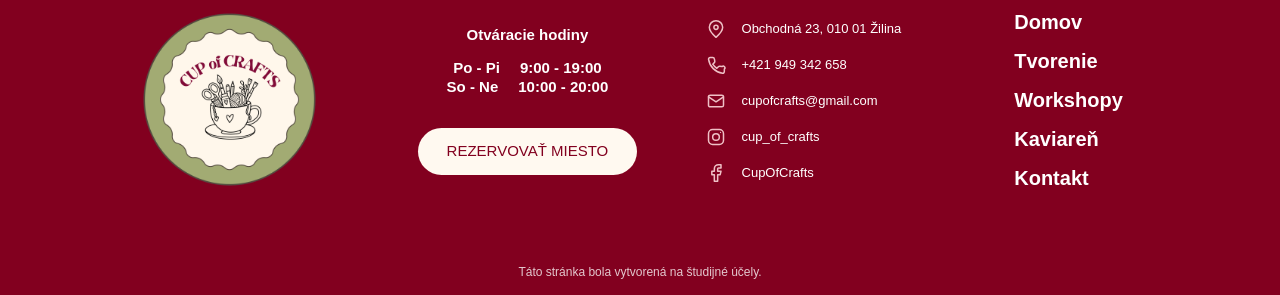
<file: workshopy.html>
<!doctype html>
<html lang="sk">
<head>
  <meta charset="utf-8">
  <meta name="viewport" content="width=device-width, initial-scale=1">
  <meta name="theme-color" content="#82001f">
  <meta name="description" content="Vyber si z tvorivých workshopov CUP of CRAFTS a prihlás sa na svoj termín.">
  <title>Workshopy | CUP of CRAFTS</title>
  <link rel="stylesheet" href="styles.css">
  <script src="script.js" defer></script>
</head>
<body class="page-workshopy">
  <header class="site-header">
    <div class="header-inner">
      <a class="brand" href="index.html" aria-label="CUP of CRAFTS, domov">
        <img class="brand-seal" src="img/logo.png" alt="">
        <span class="brand-copy">
          <span class="brand-name">CUP of CRAFTS</span>
          <span class="brand-tagline">Kreatívna kaviareň</span>
        </span>
      </a>

      <button class="menu-toggle" type="button" aria-expanded="false" aria-controls="main-nav" aria-label="Otvoriť navigáciu">
        <span></span><span></span><span></span>
      </button>

      <nav class="main-nav" id="main-nav" aria-label="Hlavná navigácia">
        <a class="nav-link" href="index.html">Domov</a>
        <a class="nav-link" href="tvorenie.html">Tvorenie</a>
        <a class="nav-link is-active" href="workshopy.html" aria-current="page">Workshopy</a>
        <a class="nav-link" href="kaviaren.html">Kaviareň</a>
        <a class="nav-link" href="kontakt.html">Kontakt</a>
      </nav>

      <form class="site-search" role="search">
        <label class="visually-hidden" for="site-search-input">Hľadať na stránke</label>
        <input id="site-search-input" name="q" type="search" placeholder="Hľadať" autocomplete="off">
        <button class="search-button" type="submit" aria-label="Hľadať"></button>
      </form>
    </div>
  </header>

  <main>
    <section class="workshop-hero searchable" id="workshopy" aria-labelledby="workshop-hero-title">
      <div class="workshop-hero-inner">
        <h1 id="workshop-hero-title">Príď na workshop<br>s lektorom</h1>
        <p>Nauč sa niečo nové</p>
      </div>
    </section>

    <section class="workshop-intro searchable" aria-labelledby="workshop-intro-title">
      <h2 id="workshop-intro-title">Workshopy</h2>
      <p>Naše tvorivé workshopy sú určené pre začiatočníkov aj pokročilých. Naši lektori ťa<br class="desktop-break"> prevedú celým procesom a svoj výtvor si hotový budeš môcť odniesť domov.</p>
      <p class="workshop-intro-prompt">Pozri si naše tematické workshopy a vyber si svoj termín</p>
      <div class="workshop-included">
        <svg viewBox="0 0 32 32" fill="currentColor" aria-hidden="true"><path d="M5 11h19v10a6 6 0 0 1-6 6h-7a6 6 0 0 1-6-6V11Zm19 2h2a4 4 0 0 1 0 8h-2v-3h2a1 1 0 0 0 0-2h-2v-3ZM8 29h18v2H8zM9 5h2v4H9zm6-3h2v7h-2zm6 3h2v4h-2z"/></svg>
        <span>Každý účastník dostane v cene workshopu<br class="desktop-break"> ľubovoľný nápoj z kaviarne</span>
      </div>
    </section>

    <section class="workshop-schedule searchable" id="terminy" aria-labelledby="schedule-title">
      <div class="workshop-schedule-inner">
        <h2 id="schedule-title">Pripravované workshopy:</h2>
        <div class="workshop-list">
          <article class="workshop-card">
            <div class="workshop-date">
              <svg viewBox="0 0 32 32" fill="none" stroke="currentColor" stroke-width="2.4" stroke-linecap="round" stroke-linejoin="round" aria-hidden="true"><rect x="4" y="7" width="24" height="22" rx="2"/><path d="M10 3v8M22 3v8M4 14h24M11 18v2M17 18v2M23 18v2M11 24v2M17 24v2"/></svg>
              <strong>13. JAN</strong>
              <span>Streda 18:00 - 19:00</span>
            </div>
            <div class="workshop-details">
              <h3>Kvetinové vence</h3>
              <p>Vyrob si kvetinový veniec z umelých alebo sušených kvetov, ktorý skrášli tvoj domov či dvere v každom ročnom období.</p>
              <p class="workshop-price">Cena: 20 € / osoba</p>
              <a class="button workshop-button" href="kontakt.html?typ=workshop&amp;workshop=kvetinove-vence#formular">Prihlásiť sa</a>
            </div>
            <img class="workshop-card-image" src="img/vence_workshopy.jpg" alt="Účastníci vyrábajú kvetinové vence z vetvičiek">
          </article>
          <article class="workshop-card">
            <div class="workshop-date">
              <svg viewBox="0 0 32 32" fill="none" stroke="currentColor" stroke-width="2.4" stroke-linecap="round" stroke-linejoin="round" aria-hidden="true"><rect x="4" y="7" width="24" height="22" rx="2"/><path d="M10 3v8M22 3v8M4 14h24M11 18v2M17 18v2M23 18v2M11 24v2M17 24v2"/></svg>
              <strong>18. NOV</strong>
              <span>Streda 17:30 - 19:30</span>
            </div>
            <div class="workshop-details">
              <h3>Maľovanie na hrnčeky</h3>
              <p>Vytvor si vlastný originálny hrnček, z ktorého ti bude ranná káva chutiť ešte lepšie. Pomocou špeciálnych farieb a fixiek na porcelán si navrhneš a namaľuješ vlastný dizajn, ktorý po vypálení v peci vydrží aj bežné používanie.</p>
              <p class="workshop-price">Cena: 18 € / osoba </p>
              <a class="button workshop-button" href="kontakt.html?typ=workshop&amp;workshop=malovanie-na-hrnceky#formular">Prihlásiť sa</a>
            </div>
            <img class="workshop-card-image" src="img/salky_malovanie.jpg" alt="Maľovanie kvetov na keramický hrnček">
          </article>
          <article class="workshop-card">
            <div class="workshop-date">
              <svg viewBox="0 0 32 32" fill="none" stroke="currentColor" stroke-width="2.4" stroke-linecap="round" stroke-linejoin="round" aria-hidden="true"><rect x="4" y="7" width="24" height="22" rx="2"/><path d="M10 3v8M22 3v8M4 14h24M11 18v2M17 18v2M23 18v2M11 24v2M17 24v2"/></svg>
              <strong>24. JAN</strong>
              <span>Nedeľa 18:00 - 19:30</span>
            </div>
            <div class="workshop-details">
              <h3>Tvorba vonných sviečok zo sójového vosku</h3>
              <p>Vyrob si ekologickú sójovú sviečku a vyber si vlastnú kombináciu vôní, napríklad kávu, vanilku či levanduľu. Sviečku si dozdobíš sušenými bylinkami alebo kvetmi.</p>
              <p class="workshop-price">Cena: 22 € / osoba</p>
              <a class="button workshop-button" href="kontakt.html?typ=workshop&amp;workshop=tvorba-vonnych-sviecok#formular">Prihlásiť sa</a>
            </div>
            <img class="workshop-card-image workshop-card-image--candles" src="img/sviecky_workshop.jpg" alt="Ručne vyrábané sviečky zo sójového vosku">
          </article>
          <article class="workshop-card">
            <div class="workshop-date">
              <svg viewBox="0 0 32 32" fill="none" stroke="currentColor" stroke-width="2.4" stroke-linecap="round" stroke-linejoin="round" aria-hidden="true"><rect x="4" y="7" width="24" height="22" rx="2"/><path d="M10 3v8M22 3v8M4 14h24M11 18v2M17 18v2M23 18v2M11 24v2M17 24v2"/></svg>
              <strong>5. DEC</strong>
              <span>Sobota 15:00 - 17:00</span>
            </div>
            <div class="workshop-details">
              <h3>Maľovanie na plátenné tašky </h3>
              <p>Navrhni si originálnu ekologickú tašku do mesta. Pomocou špeciálnych farieb a fixiek na textil si na bavlnenú tašku namaľuješ vlastný minimalistický dizajn, obľúbený citát alebo kvetinový motív, ktorý zafixujeme žehlením.</p>
              <p class="workshop-price">Cena: 16 € / osoba</p>
              <a class="button workshop-button" href="kontakt.html?typ=workshop&amp;workshop=malovanie-na-platenne-tasky#formular">Prihlásiť sa</a>
            </div>
            <img class="workshop-card-image workshop-card-image--bags" src="img/malovanie_tasky.jpg" alt="Maľovanie kvetinových motívov na plátenné tašky">
          </article>
          <article class="workshop-card">
            <div class="workshop-date">
              <svg viewBox="0 0 32 32" fill="none" stroke="currentColor" stroke-width="2.4" stroke-linecap="round" stroke-linejoin="round" aria-hidden="true"><rect x="4" y="7" width="24" height="22" rx="2"/><path d="M10 3v8M22 3v8M4 14h24M11 18v2M17 18v2M23 18v2M11 24v2M17 24v2"/></svg>
              <strong>9. DEC</strong>
              <span>Streda 17:30 - 19:30</span>
            </div>
            <div class="workshop-details">
              <h3>Moderné ručné vyšívanie v rámiku</h3>
              <p>Objav čaro pomalého tvorenia pri šálke dobrej kávy. Naučíš sa základné vyšívacie stehy a vytvoríš si minimalistický kvetinový motív alebo nápis priamo do dreveného vyšívacieho kruhu, ktorý si odnesieš ako hotovú dekoráciu na stenu.</p>
              <p class="workshop-price">Cena: 19 € / osoba</p>
              <a class="button workshop-button" href="kontakt.html?typ=workshop&amp;workshop=moderne-rucne-vysivanie-v-ramiku#formular">Prihlásiť sa</a>
            </div>
            <img class="workshop-card-image workshop-card-image--embroidery" src="img/vysivanie_workshopy.jpg" alt="Vyšívacie kruhy a nite pripravené na tvorivý workshop">
          </article>
        </div>
      </div>
    </section>

    <section class="workshop-gallery searchable" aria-labelledby="gallery-title">
      <h2 id="gallery-title">Pozrite si momenty z našich minulých workshopov:</h2>
      <div class="workshop-gallery-grid">
        <img src="img/momenty_keramika.jpg" alt="Moment z workshopu keramiky" loading="lazy">
        <img src="img/momenty_malovanie_tasiek.jpg" alt="Moment z workshopu maľovania na tašky" loading="lazy">
        <img class="workshop-gallery-cup" src="img/momenty_salka.jpg" alt="Moment z workshopu maľovania na šálky" loading="lazy">
        <img src="img/momenty_vence.jpg" alt="Moment z workshopu tvorenia kvetinových vencov" loading="lazy">
      </div>
    </section>

    <p class="search-status visually-hidden" id="search-status" aria-live="polite"></p>
  </main>

  <footer class="site-footer" id="kontakt">
    <div class="footer-inner">
      <a class="footer-brand" href="index.html#domov" aria-label="CUP of CRAFTS, späť na začiatok">
        <img class="brand-seal brand-seal-footer" src="img/logo.png" alt="">
      </a>

      <div class="footer-hours">
        <h2>Otváracie hodiny</h2>
        <p><span>Po - Pi</span><span>9:00 - 19:00</span></p>
        <p><span>So - Ne</span><span>10:00 - 20:00</span></p>
        <a class="button footer-button" href="kontakt.html#formular">Rezervovať miesto</a>
      </div>

      <address class="footer-contact">
        <p><svg class="footer-contact-icon" viewBox="0 0 24 24" fill="none" stroke="currentColor" stroke-width="1.8" stroke-linecap="round" stroke-linejoin="round" aria-hidden="true"><path d="M20 10c0 5-8 12-8 12S4 15 4 10a8 8 0 1 1 16 0Z"/><circle cx="12" cy="10" r="2.5"/></svg><a href="https://maps.google.com/?q=Obchodn%C3%A1+23,+010+01+%C5%BDilina">Obchodná 23, 010 01 Žilina</a></p>
        <p><svg class="footer-contact-icon" viewBox="0 0 24 24" fill="none" stroke="currentColor" stroke-width="1.8" stroke-linecap="round" stroke-linejoin="round" aria-hidden="true"><path d="M22 16.92v3a2 2 0 0 1-2.18 2A19.79 19.79 0 0 1 3.08 5.18 2 2 0 0 1 5.07 3h3a2 2 0 0 1 2 1.72l.45 2.7a2 2 0 0 1-.57 1.73L8.1 11a16 16 0 0 0 4.9 4.9l1.85-1.85a2 2 0 0 1 1.73-.57l2.7.45A2 2 0 0 1 22 16.92Z"/></svg><a href="tel:+421949342658">+421 949 342 658</a></p>
        <p><svg class="footer-contact-icon" viewBox="0 0 24 24" fill="none" stroke="currentColor" stroke-width="1.8" stroke-linecap="round" stroke-linejoin="round" aria-hidden="true"><rect x="3" y="5" width="18" height="14" rx="2"/><path d="m3 7 9 6 9-6"/></svg><a href="mailto:cupofcrafts@gmail.com">cupofcrafts@gmail.com</a></p>
        <p><svg class="footer-contact-icon" viewBox="0 0 24 24" fill="none" stroke="currentColor" stroke-width="1.8" stroke-linecap="round" stroke-linejoin="round" aria-hidden="true"><rect x="3" y="3" width="18" height="18" rx="5"/><circle cx="12" cy="12" r="4"/><circle cx="17.5" cy="6.5" r=".7" fill="currentColor" stroke="none"/></svg><a href="https://instagram.com/cup_of_crafts">cup_of_crafts</a></p>
        <p><svg class="footer-contact-icon" viewBox="0 0 24 24" fill="none" stroke="currentColor" stroke-width="1.8" stroke-linecap="round" stroke-linejoin="round" aria-hidden="true"><path d="M18 2h-3a5 5 0 0 0-5 5v3H7v4h3v8h4v-8h3l1-4h-4V7a1 1 0 0 1 1-1h3z"/></svg><a href="https://facebook.com/CupOfCrafts">CupOfCrafts</a></p>
      </address>

      <nav class="footer-nav" aria-label="Navigácia v pätičke">
        <a href="index.html">Domov</a>
        <a href="tvorenie.html">Tvorenie</a>
        <a href="workshopy.html" aria-current="page">Workshopy</a>
        <a href="kaviaren.html">Kaviareň</a>
        <a href="kontakt.html">Kontakt</a>
      </nav>
    </div>
    <p class="study-notice">Táto stránka bola vytvorená na študijné účely.</p>
  </footer>
</body>
</html>
</file>
<file: styles.css>
:root {
  color-scheme: light;
  --burgundy: #82001f;
  --cream: #fff7ec;
  --yellow: #f4da83;
  --olive: #aab078;
  --pink: #efc0c6;
  --card: #fff9f0;
  --text: #332b27;
  --placeholder: #e9e1d5;
  --serif: "DM Serif Display", Georgia, serif;
  --sans: Arial, "Helvetica Neue", sans-serif;
}

* {
  box-sizing: border-box;
}

html {
  scroll-behavior: smooth;
}

body {
  margin: 0;
  background: var(--cream);
  color: var(--text);
  font-family: var(--sans);
  font-size: 15px;
}

a {
  color: inherit;
}

h1,
h2,
h3 {
  color: var(--burgundy);
  font-family: var(--serif);
}

.section-shell {
  width: min(100% - 64px, 1200px);
  margin-inline: auto;
}

.visually-hidden {
  position: absolute;
  width: 1px;
  height: 1px;
  padding: 0;
  overflow: hidden;
  clip: rect(0, 0, 0, 0);
  white-space: nowrap;
  clip-path: inset(50%);
  border: 0;
}

.image-placeholder {
  display: block;
  background: var(--placeholder);
}

.site-header {
  position: relative;
  z-index: 2;
  min-height: clamp(86px, 9.55vw, 115px);
  background: var(--burgundy);
  color: white;
  box-shadow: 0 2px 4px rgb(34 17 10 / 25%);
}

.header-inner {
  display: flex;
  align-items: center;
  justify-content: space-between;
  width: min(100% - 64px, 1200px);
  min-height: clamp(86px, 9.55vw, 115px);
  margin-inline: auto;
  gap: 20px;
}

.brand {
  display: inline-flex;
  flex: 0 0 auto;
  align-items: center;
  gap: clamp(18px, 2vw, 24px);
  color: white;
  text-decoration: none;
}

.brand-seal {
  width: clamp(60px, 6.67vw, 80px);
  height: clamp(60px, 6.67vw, 80px);
  flex: 0 0 auto;
  border-radius: 50%;
  object-fit: contain;
}

.brand-copy {
  display: grid;
  gap: 4px;
}

.brand-name {
  font-family: var(--serif);
  font-size: clamp(18px, 2vw, 24px);
  font-weight: 700;
  white-space: nowrap;
}

.brand-tagline {
  font-size: clamp(9px, 1vw, 12px);
  font-weight: 700;
}

.main-nav {
  display: flex;
  align-items: center;
  gap: clamp(8px, 1.8vw, 22px);
  margin-left: auto;
}

.nav-link {
  padding: clamp(5px, 0.56vw, 7px) clamp(10px, 1.2vw, 14px);
  border-radius: 20px;
  color: white;
  font-size: clamp(11px, 1.22vw, 15px);
  font-weight: 700;
  text-decoration: none;
  white-space: nowrap;
}

.nav-link:hover,
.nav-link:focus-visible,
.nav-link.is-active {
  background: var(--pink);
  color: #28151a;
}

.site-search {
  position: relative;
  flex: 0 1 clamp(132px, 14.67vw, 176px);
}

.site-search input {
  width: 100%;
  height: clamp(21px, 2.34vw, 28px);
  padding: 3px 26px 3px 29px;
  border: 0;
  border-radius: 20px;
  background: var(--card);
  color: var(--text);
  font: clamp(9px, 1vw, 12px) var(--sans);
}

.search-button {
  position: absolute;
  top: 50%;
  left: 8px;
  width: 12px;
  height: 12px;
  padding: 0;
  transform: translateY(-60%);
  border: 2px solid #d6a5a9;
  border-radius: 50%;
  background: transparent;
  cursor: pointer;
}

.search-button::after {
  position: absolute;
  right: -5px;
  bottom: -3px;
  width: 5px;
  height: 2px;
  transform: rotate(45deg);
  background: #d6a5a9;
  content: "";
}

.menu-toggle {
  display: none;
}

.hero {
  display: flex;
  min-height: 550px;
  align-items: center;
  background:
    linear-gradient(90deg, rgb(0 0 0 / 78%) 0%, rgb(0 0 0 / 58%) 42%, rgb(0 0 0 / 24%) 76%, rgb(0 0 0 / 8%) 100%),
    url("img/obrázok_hero_index.jpg") center / cover no-repeat;
}

.hero-inner {
  width: min(100% - 64px, 1200px);
  margin: 0 auto;
  padding-block: 35px;
}

.hero h1 {
  margin: 0 0 clamp(14px, 1.56vw, 19px);
  color: white;
  font-family: var(--serif);
  font-size: clamp(36px, 4vw, 48px);
  font-weight: 700;
  line-height: 1.08;
  text-shadow: 0 1px 3px rgb(40 27 19 / 55%);
}

.hero-copy {
  max-width: clamp(360px, 40vw, 480px);
  margin: 0 0 clamp(17px, 1.89vw, 23px);
  color: white;
  font-size: clamp(14px, 1.56vw, 19px);
  font-weight: 700;
  line-height: 1.3;
  text-shadow: 0 1px 3px rgb(40 27 19 / 70%);
}

.button {
  display: inline-flex;
  min-width: clamp(162px, 18vw, 216px);
  min-height: clamp(38px, 4.23vw, 51px);
  align-items: center;
  justify-content: center;
  padding: clamp(9px, 1vw, 12px) clamp(22px, 2.45vw, 29px);
  border: 0;
  border-radius: 24px;
  font-family: var(--sans);
  font-size: clamp(13px, 1.45vw, 17px);
  font-weight: 700;
  line-height: 1.2;
  text-align: center;
  text-decoration: none;
  text-transform: uppercase;
  transition: filter 160ms ease, transform 160ms ease;
}

.button:hover {
  filter: brightness(0.96);
  transform: translateY(-1px);
}

.button-primary:hover,
.button-secondary:hover,
.workshop-button:hover {
  transform: translateY(-3px);
}

.button:focus-visible,
a:focus-visible,
button:focus-visible,
input:focus-visible {
  outline: 3px solid #e6a8b4;
  outline-offset: 3px;
}

.button-primary,
.button-secondary {
  background: var(--olive);
  color: white;
  text-shadow: 0 1px 2px rgb(51 43 39 / 40%);
}

.intro {
  display: grid;
  min-height: 550px;
  grid-template-columns: 1fr 1fr;
  align-items: center;
  gap: clamp(74px, 8.22vw, 99px);
  padding-block: clamp(46px, 5.12vw, 61px);
}

.intro-copy {
  padding-left: clamp(26px, 2.89vw, 35px);
}

.intro h2,
.feature-copy h2 {
  margin: 0 0 clamp(27px, 3vw, 36px);
  font-size: clamp(24px, 2.67vw, 32px);
  line-height: 1.2;
}

.intro p,
.feature-copy p {
  margin: 0 0 clamp(19px, 2.11vw, 25px);
  font-size: clamp(14px, 1.56vw, 19px);
  line-height: 1.38;
}

.intro-image {
  position: absolute;
  z-index: 1;
  inset: 16px;
  display: block;
  width: calc(100% - 32px);
  height: calc(100% - 32px);
  box-shadow: 0 5px 12px rgb(51 43 39 / 22%);
  object-fit: cover;
}

.intro-images {
  position: relative;
  width: clamp(250px, 30vw, 360px);
  aspect-ratio: 1;
  justify-self: center;
}

.intro-scrapbook-image {
  position: absolute;
  inset: 0;
  display: block;
  width: 100%;
  height: 100%;
  object-fit: cover;
}

.offer-section {
  margin: clamp(18px, 2vw, 24px) clamp(14px, 1.56vw, 19px) 0;
  min-height: 550px;
  padding: clamp(56px, 6.2vw, 76px) 0 clamp(50px, 5.56vw, 67px);
  background: var(--yellow);
}

.offer-inner {
  width: min(100% - 64px, 1200px);
}

.offer-section h2 {
  margin: 0 0 clamp(28px, 3.11vw, 37px);
  font-size: clamp(26px, 2.89vw, 35px);
  line-height: 1.2;
  text-align: center;
}

.offer-grid {
  display: grid;
  grid-template-columns: repeat(4, minmax(0, 1fr));
  justify-content: center;
  gap: clamp(20px, 2.5vw, 30px);
}

.offer-card {
  display: flex;
  width: 100%;
  max-width: 250px;
  min-height: clamp(244px, 27.2vw, 326px);
  flex-direction: column;
  align-items: center;
  justify-self: center;
  padding: clamp(22px, 2.45vw, 29px) clamp(12px, 1.34vw, 16px) clamp(17px, 1.89vw, 23px);
  border-radius: clamp(34px, 3.78vw, 45px);
  background: var(--card);
  color: var(--text);
  text-align: center;
  text-decoration: none;
  transition: transform 160ms ease;
}

.offer-card:hover {
  transform: translateY(-3px);
}

.offer-image {
  width: clamp(82px, 9.12vw, 110px);
  height: clamp(82px, 9.12vw, 110px);
  margin-bottom: clamp(12px, 1.34vw, 16px);
  filter: drop-shadow(0 4px 5px rgb(51 43 39 / 22%));
  object-fit: contain;
}

.offer-card h3 {
  display: grid;
  min-height: 2.3em;
  place-items: center;
  margin: 0 0 clamp(18px, 2vw, 24px);
  font-family: var(--sans);
  font-size: clamp(15px, 1.67vw, 20px);
  line-height: 1.15;
}

.offer-card p {
  margin: 0;
  font-size: clamp(12px, 1.34vw, 16px);
  line-height: 1.25;
}

@media (max-width: 1100px) {
  .offer-grid {
    grid-template-columns: repeat(2, minmax(0, 250px));
    justify-content: center;
  }
}

.feature-row {
  display: flex;
  min-height: 550px;
  align-items: center;
  justify-content: space-between;
  gap: clamp(78px, 8.67vw, 104px);
  padding-block: clamp(36px, 4vw, 48px);
}

.feature-image {
  width: clamp(300px, 33.33vw, 400px);
  height: clamp(300px, 33.33vw, 400px);
  flex: 0 0 clamp(300px, 33.33vw, 400px);
  box-shadow: 0 5px 12px rgb(51 43 39 / 22%);
  object-fit: cover;
}

.feature-copy {
  flex: 1 1 0;
}

.feature-copy h2 {
  margin-bottom: clamp(26px, 2.89vw, 35px);
}

.feature-copy .button {
  margin-top: clamp(16px, 1.78vw, 21px);
}

.free-create {
  padding-top: clamp(36px, 4vw, 48px);
  padding-bottom: clamp(36px, 4vw, 48px);
}

.free-create .feature-copy p {
  margin-bottom: 19px;
}

.feature-band {
  margin: 0 clamp(2px, 0.22vw, 3px);
  min-height: 550px;
  background: var(--pink);
}

.feature-row-reverse {
  flex-direction: row-reverse;
}

.feature-row-reverse .feature-copy {
  padding-left: clamp(20px, 2.23vw, 27px);
}

.cafe-row {
  min-height: 550px;
}

.cafe-image {
  margin-left: clamp(-16px, -1.33vw, -12px);
  object-position: center 96%;
}

.site-footer {
  width: 100%;
  min-height: clamp(247px, 27.45vw, 329px);
  background: var(--burgundy);
  color: white;
}

.study-notice {
  margin: 0;
  padding: 0 24px 16px;
  color: rgb(255 255 255 / 78%);
  font-size: 12px;
  text-align: center;
}

.footer-inner {
  display: grid;
  width: min(100% - 64px, 1200px);
  min-height: clamp(247px, 27.45vw, 329px);
  grid-template-columns: 1.15fr 1.35fr 1.3fr 0.75fr;
  align-items: center;
  gap: clamp(28px, 3.11vw, 37px);
  margin-inline: auto;
  padding: clamp(32px, 3.56vw, 43px) clamp(52px, 5.78vw, 69px);
}

.footer-brand {
  justify-self: center;
}

.brand-seal-footer {
  width: clamp(142px, 15.78vw, 189px);
  height: clamp(142px, 15.78vw, 189px);
}

.footer-hours h2 {
  margin: 0 0 clamp(12px, 1.34vw, 16px);
  color: white;
  font-family: var(--sans);
  font-size: clamp(11px, 1.23vw, 15px);
  text-align: center;
}

.footer-hours p {
  display: flex;
  justify-content: center;
  gap: clamp(15px, 1.67vw, 20px);
  margin: 0;
  font-size: clamp(11px, 1.23vw, 15px);
  font-weight: 700;
  line-height: 1.25;
}

.footer-button {
  display: flex;
  width: fit-content;
  min-width: clamp(156px, 17.34vw, 208px);
  min-height: clamp(35px, 3.9vw, 47px);
  margin: clamp(23px, 2.56vw, 31px) auto 0;
  background: var(--card);
  color: var(--burgundy);
  font-size: clamp(11px, 1.23vw, 15px);
  font-weight: 400;
}

.footer-contact {
  display: grid;
  gap: clamp(12px, 1.34vw, 16px);
  font-size: clamp(10px, 1.12vw, 13px);
  font-style: normal;
}

.footer-contact p {
  display: flex;
  align-items: center;
  gap: clamp(12px, 1.34vw, 16px);
  margin: 0;
}

.footer-contact-icon {
  width: 20px;
  height: 20px;
  flex: 0 0 20px;
  color: var(--pink);
}

.footer-contact a {
  text-decoration: none;
}

.footer-contact a:hover {
  text-decoration: underline;
}

.footer-nav {
  display: grid;
  gap: clamp(12px, 1.34vw, 16px);
}

.footer-nav a {
  color: white;
  font-size: clamp(15px, 1.67vw, 20px);
  font-weight: 700;
  text-decoration: none;
}

.footer-nav a:hover,
.footer-nav a:focus-visible {
  color: var(--pink);
  text-decoration: none;
}

.page-tvorenie .header-inner {
  width: min(100% - 64px, 1200px);
}

.page-workshopy .workshop-hero {
  display: flex;
  height: 550px;
  align-items: center;
  background:
    linear-gradient(90deg, rgb(0 0 0 / 70%) 0%, rgb(0 0 0 / 38%) 48%, rgb(0 0 0 / 8%) 100%),
    url("img/workshopy_hero_foto.jpg") center 35% / cover no-repeat;
}

.workshop-hero-inner {
  width: min(100% - 64px, 1200px);
  margin-inline: auto;
  padding-block: 36px;
}

.workshop-hero h1 {
  margin: 0 0 20px;
  color: white;
  font-family: var(--serif);
  font-size: clamp(34px, 4vw, 48px);
  font-weight: 700;
  line-height: 1.1;
  text-shadow: 0 1px 3px rgb(40 27 19 / 60%);
}

.workshop-hero p {
  margin: 0;
  color: white;
  font-size: clamp(14px, 1.56vw, 19px);
  font-weight: 700;
  text-shadow: 0 1px 3px rgb(40 27 19 / 70%);
}

.workshop-intro {
  display: flex;
  min-height: 500px;
  flex-direction: column;
  align-items: center;
  justify-content: center;
  padding: 38px 24px 44px;
  text-align: center;
}

.workshop-intro h2,
.workshop-gallery h2 {
  margin: 0 0 18px;
  font-family: var(--serif);
  font-size: clamp(25px, 2.67vw, 32px);
  line-height: 1.2;
}

.workshop-intro p {
  margin: 0 0 14px;
  font-size: clamp(14px, 1.56vw, 18px);
  font-weight: 700;
  line-height: 1.3;
}

.workshop-intro .workshop-intro-prompt {
  margin-bottom: 24px;
}

.workshop-included {
  display: flex;
  min-height: 86px;
  align-items: center;
  gap: 14px;
  padding: 14px 22px;
  border: 2px solid var(--burgundy);
  border-radius: 20px;
  color: var(--burgundy);
  text-align: left;
}

.workshop-included svg {
  width: 40px;
  height: 40px;
  flex: 0 0 40px;
}

.workshop-included span {
  font-size: clamp(14px, 1.45vw, 17px);
  line-height: 1.2;
}

.workshop-schedule {
  min-height: 500px;
  margin: 0 clamp(3px, 0.35vw, 8px);
  padding: 26px clamp(32px, 4.8vw, 58px) 50px;
  background: var(--yellow);
}

.workshop-schedule-inner {
  width: min(100%, 1120px);
  margin-inline: auto;
}

.workshop-schedule h2 {
  margin: 0 0 27px;
  font-family: var(--serif);
  font-size: clamp(23px, 2.45vw, 29px);
  line-height: 1.2;
}

.workshop-list {
  display: grid;
  gap: 20px;
}

.workshop-card {
  display: grid;
  min-height: 250px;
  grid-template-columns: minmax(150px, 0.82fr) minmax(0, 2fr) minmax(130px, 0.78fr);
  align-items: center;
  gap: clamp(20px, 3.3vw, 40px);
  padding: 18px clamp(22px, 3.8vw, 46px);
  border-radius: 38px;
  background: var(--card);
}

.workshop-date {
  display: grid;
  justify-items: center;
  gap: 7px;
  color: var(--burgundy);
  text-align: center;
}

.workshop-date svg {
  width: 36px;
  height: 36px;
}

.workshop-date strong {
  font-size: clamp(20px, 2.34vw, 28px);
}

.workshop-date span {
  margin-top: 8px;
  color: var(--text);
  font-size: clamp(12px, 1.34vw, 16px);
  font-weight: 700;
  white-space: nowrap;
}

.workshop-details h3 {
  margin: 0 0 10px;
  font-family: var(--serif);
  font-size: clamp(17px, 1.9vw, 23px);
  line-height: 1.15;
}

.workshop-details p {
  margin: 0 0 12px;
  font-size: clamp(12px, 1.34vw, 15px);
  line-height: 1.4;
}

.workshop-details .workshop-price {
  margin-bottom: 16px;
  color: var(--text);
  font-weight: 700;
}

.workshop-button {
  min-width: 150px;
  min-height: 30px;
  padding: 6px 20px;
  background: var(--olive);
  color: white;
  font-size: 12px;
  text-shadow: 0 1px 2px rgb(51 43 39 / 40%);
}

.workshop-card-image {
  display: block;
  width: 100%;
  max-width: 184px;
  aspect-ratio: 1.25;
  justify-self: end;
  border-radius: 24px;
  object-fit: cover;
}

.workshop-card-image--candles {
  object-position: center 72%;
}

.workshop-card-image--bags {
  object-position: center 86%;
}

.workshop-card-image--embroidery {
  object-position: center 90%;
}

.workshop-gallery {
  min-height: 500px;
  padding: 60px clamp(24px, 3.2vw, 38px) 94px;
  text-align: center;
}

.workshop-gallery h2 {
  margin-bottom: 38px;
}

.workshop-gallery-grid {
  display: grid;
  width: min(100%, 1200px);
  grid-template-columns: repeat(4, minmax(0, 1fr));
  gap: clamp(18px, 3vw, 36px);
  margin-inline: auto;
}

.workshop-gallery-grid img {
  display: block;
  width: 100%;
  aspect-ratio: 1;
  box-shadow: 0 4px 12px rgb(51 43 39 / 22%);
  object-fit: cover;
}

.workshop-gallery-grid .workshop-gallery-cup {
  object-position: center 100%;
}

.creation-intro {
  display: grid;
  width: 100%;
  min-height: clamp(375px, 41.2vw, 550px);
  align-items: center;
}

.creation-intro-inner {
  display: grid;
  grid-template-columns: 1fr 0.9fr;
  align-items: center;
  gap: clamp(60px, 8vw, 120px);
  padding-block: 36px;
}

.creation-intro-copy {
  padding-left: 32px;
}

.creation-intro h1 {
  margin: 0 0 32px;
  font-size: clamp(36px, 4vw, 48px);
  line-height: 1.2;
}

.creation-intro p {
  max-width: 520px;
  margin: 0 0 56px;
  font-size: clamp(15px, 1.56vw, 19px);
  line-height: 1.3;
}

.creation-intro-image {
  display: block;
  width: min(100%, clamp(250px, 30vw, 360px));
  aspect-ratio: 1;
  justify-self: center;
  transform: rotate(7deg);
  border-radius: 30px;
}

.creation-steps {
  width: 100%;
  min-height: 500px;
  padding-block: 50px;
  background: var(--pink);
}

.creation-steps-inner {
  padding-inline: clamp(24px, 4vw, 48px);
}

.creation-steps h2,
.craft-options h2,
.pricing-card h2,
.creation-groups h2 {
  font-size: clamp(26px, 2.67vw, 32px);
}

.creation-steps h2 {
  margin: 0 0 40px;
  text-align: center;
}

.steps-grid {
  display: grid;
  grid-template-columns: repeat(4, 230px);
  justify-content: center;
  gap: clamp(20px, 3.4vw, 36px);
  margin: 0;
  padding: 0;
  list-style: none;
}

.step-card {
  display: flex;
  width: 230px;
  height: 265px;
  flex-direction: column;
  align-items: center;
  justify-content: center;
  padding: 28px 18px;
  border-radius: 38px;
  background: var(--card);
  text-align: center;
}

.step-number {
  display: grid;
  width: 46px;
  aspect-ratio: 1;
  place-items: center;
  margin-bottom: 26px;
  border-radius: 50%;
  background: var(--pink);
  color: var(--text);
  font-size: 18px;
  font-weight: 700;
}

.step-card h3 {
  display: grid;
  width: 100%;
  min-height: 3.75em;
  place-items: center;
  margin: 0;
  font-size: clamp(15px, 1.3vw, 17px);
  line-height: 1.25;
}

@media (max-width: 1190px) {
  .steps-grid {
    grid-template-columns: repeat(2, 230px);
  }
}

.craft-options {
  width: 100%;
  min-height: 500px;
  padding-block: 72px 76px;
}

.craft-options-inner {
  margin-inline: auto;
}

.craft-options h2 {
  margin: 0 0 46px;
}

.craft-grid {
  display: grid;
  grid-template-columns: repeat(3, minmax(0, 1fr));
  gap: 36px 16px;
}

.craft-card {
  position: relative;
  height: 300px;
  border-radius: 42px;
  box-shadow: 0 8px 10px rgb(51 43 39 / 32%);
}

.craft-card-space {
  display: block;
  width: 100%;
  height: 300px;
  border-radius: inherit;
  object-fit: cover;
}

.craft-card::after {
  position: absolute;
  inset: 0;
  border-radius: inherit;
  background: linear-gradient(180deg, transparent 40%, rgb(0 0 0 / 68%) 100%);
  content: "";
  pointer-events: none;
}

.craft-card h3 {
  position: absolute;
  z-index: 1;
  right: 24px;
  bottom: 20px;
  left: 30px;
  margin: 0;
  color: white;
  font-size: clamp(18px, 1.67vw, 21px);
  line-height: 1.2;
}

.creation-pricing {
  display: grid;
  width: 100%;
  min-height: 500px;
  place-items: center;
  margin-bottom: 44px;
}

.pricing-frame {
  position: relative;
  display: grid;
  width: min(100% - 96px, 1100px);
  aspect-ratio: 2.25;
  place-items: center;
  padding: 28px 0;
}

.pricing-frame-shape,
.cafe-menu-frame-shape {
  position: absolute;
  inset: 0;
  z-index: 0;
  width: 100%;
  height: 100%;
  pointer-events: none;
}

.cafe-menu-frame-shape--mobile {
  display: none;
}

.pricing-frame-shape--mobile {
  display: none;
}

.pricing-card {
  position: relative;
  z-index: 1;
  display: grid;
  width: 74%;
  place-content: center;
  padding: 20px 28px;
  border-radius: 6px;
  background: var(--cream);
  text-align: center;
}

.pricing-card h2 {
  margin: 0 0 14px;
}

.pricing-card p {
  margin: 0 0 16px;
  font-size: 18px;
  line-height: 1.55;
}

.pricing-card .pricing-note {
  margin: 2px 0 0;
  font-size: 18px;
}

.creation-groups {
  width: 100%;
  min-height: 500px;
  padding-block: 0;
  background: var(--yellow);
}

.creation-groups-inner {
  position: relative;
  display: flex;
  min-height: 500px;
  flex-direction: column;
  align-items: center;
  justify-content: center;
  padding: 34px 150px 36px;
  text-align: center;
}

.creation-groups h2 {
  margin: 0 0 8px;
  transform: translateY(-8px);
}

.creation-groups .group-capacity {
  margin: 0 0 20px;
  font-size: 18px;
  color: var(--text);
  font-weight: 700;
}

.creation-groups p:not(.group-capacity) {
  margin: 0 0 36px;
  font-size: 18px;
  line-height: 1.4;
}

[data-search-match="true"] {
  outline: 3px solid var(--olive);
  outline-offset: -3px;
}

@media (max-width: 760px) {
  .page-tvorenie .header-inner {
    width: min(100% - 32px, 728px);
  }

  .workshop-card {
    grid-template-columns: minmax(130px, 0.8fr) minmax(0, 2fr) minmax(110px, 0.75fr);
    gap: 18px;
    padding-inline: 24px;
  }

  .workshop-date span {
    white-space: normal;
  }

  .workshop-card-image {
    max-width: 148px;
  }

  .workshop-gallery-grid {
    grid-template-columns: repeat(2, minmax(0, 1fr));
    gap: 18px;
  }

  .creation-intro {
    min-height: clamp(375px, 41.2vw, 550px);
  }

  .creation-intro-inner {
    grid-template-columns: 1fr 0.8fr;
    gap: 28px;
  }

  .creation-intro-copy {
    padding-left: 0;
  }

  .creation-intro p {
    margin-bottom: 30px;
  }

  .creation-steps {
    padding-block: 48px;
  }

  .creation-steps-inner {
    padding-inline: 28px;
  }

  .creation-steps h2 {
    margin-bottom: 36px;
  }

  .steps-grid {
    grid-template-columns: minmax(0, 1fr);
    gap: 12px;
  }

  .step-card {
    width: 100%;
    height: auto;
    min-height: 82px;
    flex-direction: row;
    justify-content: flex-start;
    gap: 18px;
    padding: 16px 22px;
    border-radius: 20px;
    text-align: left;
  }

  .step-number {
    width: 42px;
    flex: 0 0 42px;
    margin-bottom: 0;
    font-size: 18px;
  }

  .step-card h3 {
    display: block;
    width: auto;
    min-height: 0;
  }

  .step-card h3 br {
    display: none;
  }

  .craft-options {
    padding-block: 52px;
  }

  .craft-grid {
    gap: 20px 14px;
  }

  .craft-card {
    height: 240px;
  }

  .craft-card-space {
    height: 240px;
  }

  .creation-pricing {
    min-height: 500px;
  }

  .pricing-frame {
    width: min(100% - 40px, 900px);
    aspect-ratio: 2.2;
  }

  .creation-groups-inner {
    padding-inline: 90px;
  }

  .header-inner {
    width: min(100% - 32px, 728px);
    gap: 12px;
  }

  .brand-seal {
    width: 48px;
    height: 48px;
  }

  .brand-name {
    font-size: 16px;
  }

  .main-nav {
    gap: 4px;
  }

  .nav-link {
    padding-inline: 8px;
    font-size: 10px;
  }

  .site-search {
    flex-basis: 110px;
  }

  .offer-grid {
    gap: 18px;
  }

  .offer-card {
    min-height: 226px;
  }

  .feature-row {
    gap: 34px;
  }

  .feature-image {
    width: min(42vw, 260px);
    height: min(42vw, 260px);
    flex-basis: min(42vw, 260px);
  }

  .footer-inner {
    width: min(100% - 48px, 728px);
    grid-template-columns: 0.8fr 1.2fr 1.2fr;
    padding-inline: 28px;
  }

  .footer-brand {
    grid-row: span 2;
  }

  .brand-seal-footer {
    width: 110px;
    height: 110px;
  }
}

@media (max-width: 560px) {
  .page-workshopy .workshop-hero {
    height: 550px;
    background-position: 55% 35%;
  }

  .workshop-hero-inner {
    width: min(100% - 40px, 440px);
  }

  .workshop-hero h1 {
    font-size: 34px;
  }

  .workshop-intro {
    min-height: 500px;
    padding: 38px 20px 42px;
  }

  .workshop-intro h2 {
    margin-bottom: 16px;
  }

  .workshop-intro p {
    font-size: 15px;
  }

  .workshop-intro .workshop-intro-prompt {
    margin-bottom: 20px;
  }

  .workshop-included {
    min-height: 76px;
    gap: 10px;
    padding: 12px 14px;
    border-radius: 18px;
  }

  .workshop-included svg {
    width: 34px;
    height: 34px;
    flex-basis: 34px;
  }

  .workshop-included span {
    font-size: 13px;
  }

  .workshop-schedule {
    padding: 28px 14px 38px;
  }

  .workshop-schedule h2 {
    margin-bottom: 20px;
    font-size: 23px;
  }

  .workshop-list {
    gap: 14px;
  }

  .workshop-card {
    grid-template-columns: 90px minmax(0, 1fr);
    gap: 12px;
    min-height: 0;
    padding: 18px 14px;
    border-radius: 26px;
  }

  .workshop-card-image {
    grid-column: 1 / -1;
    width: 100%;
    max-width: none;
    height: 180px;
    justify-self: stretch;
    border-radius: 18px;
  }

  .workshop-date {
    gap: 6px;
  }

  .workshop-date svg {
    width: 30px;
    height: 30px;
  }

  .workshop-date strong {
    font-size: 18px;
  }

  .workshop-date span {
    margin-top: 6px;
    font-size: 11px;
  }

  .workshop-details h3 {
    font-size: 17px;
  }

  .workshop-details p {
    font-size: 12px;
  }

  .workshop-button {
    min-width: 132px;
  }

  .workshop-gallery {
    padding: 42px 18px 58px;
  }

  .workshop-gallery h2 {
    margin-bottom: 24px;
    font-size: 22px;
  }

  .workshop-gallery-grid {
    gap: 12px;
  }

  .creation-intro {
    min-height: 0;
  }

  .creation-intro-inner {
    grid-template-columns: 1fr;
    gap: 30px;
    padding-block: 42px 54px;
  }

  .creation-intro h1 {
    margin-bottom: 18px;
    font-size: 32px;
  }

  .creation-intro p {
    margin-bottom: 24px;
    font-size: 16px;
  }

  .creation-intro-image {
    width: min(72vw, 300px);
  }

  .creation-steps {
    padding-block: 34px;
  }

  .creation-steps-inner {
    padding-inline: 14px;
  }

  .creation-steps h2 {
    margin-bottom: 26px;
  }

  .steps-grid {
    grid-template-columns: minmax(0, 1fr);
    gap: 10px;
  }

  .step-card {
    min-height: 72px;
    gap: 14px;
    padding: 12px 16px;
    border-radius: 18px;
  }

  .step-number {
    width: 38px;
    flex-basis: 38px;
    font-size: 16px;
  }

  .step-card h3 {
    font-size: 16px;
  }

  .craft-options {
    padding-block: 42px;
  }

  .craft-options h2 {
    margin-bottom: 24px;
  }

  .craft-grid {
    grid-template-columns: repeat(2, minmax(0, 1fr));
    gap: 12px;
  }

  .craft-card {
    height: 205px;
    border-radius: 26px;
  }

  .craft-card-space {
    height: 205px;
  }

  .craft-card h3 {
    right: 10px;
    bottom: 12px;
    left: 14px;
    font-size: 16px;
  }

  .creation-pricing {
    min-height: 0;
    margin-bottom: 20px;
  }

  .pricing-frame {
    width: min(100% - 40px, 540px);
    aspect-ratio: auto;
    min-height: 0;
    padding-block: 48px;
  }

  .pricing-card {
    width: 76%;
    padding: 18px 12px;
  }

  .pricing-card p {
    font-size: 16px;
  }

  .creation-groups-inner {
    min-height: 500px;
    padding: 30px 24px 105px;
  }

  .creation-groups p:not(.group-capacity) {
    font-size: 18px;
  }

  .site-header,
  .header-inner {
    min-height: 74px;
  }

  .header-inner {
    justify-content: flex-start;
  }

  .brand {
    gap: 10px;
  }

  .brand-seal {
    width: 44px;
    height: 44px;
  }

  .brand-name {
    font-size: 15px;
  }

  .brand-tagline {
    font-size: 8px;
  }

  .menu-toggle {
    display: grid;
    width: 38px;
    height: 38px;
    flex: 0 0 auto;
    align-content: center;
    justify-items: center;
    gap: 5px;
    margin-left: auto;
    border: 0;
    border-radius: 50%;
    background: transparent;
    cursor: pointer;
  }

  .menu-toggle span {
    width: 20px;
    height: 2px;
    background: white;
  }

  .main-nav {
    position: absolute;
    top: 100%;
    right: 0;
    left: 0;
    display: none;
    align-items: stretch;
    padding: 12px 20px 18px;
    background: var(--burgundy);
  }

  .main-nav.is-open {
    display: grid;
  }

  .nav-link {
    padding: 11px 14px;
    font-size: 13px;
  }

  .site-search {
    position: absolute;
    right: 56px;
    width: clamp(88px, 22vw, 112px);
  }

  .hero {
    min-height: 550px;
  }

  .hero-inner,
  .section-shell {
    width: min(100% - 40px, 440px);
  }

  .hero h1 {
    font-size: 34px;
  }

  .desktop-break {
    display: none;
  }

  .intro {
    min-height: 550px;
    grid-template-columns: 1fr;
    gap: 30px;
    padding-block: 54px;
  }

  .intro-copy {
    padding-left: 0;
  }

  .intro h2,
  .feature-copy h2 {
    margin-bottom: 20px;
    font-size: 23px;
  }

  .intro-images {
    width: min(76vw, 300px);
  }

  .offer-section {
    margin-inline: 8px;
    padding-block: 28px 32px;
  }

  .offer-inner {
    width: min(100% - 28px, 440px);
  }

  .offer-section h2 {
    margin-bottom: 22px;
    font-size: 23px;
  }

  .offer-grid {
    gap: 12px;
  }

  .offer-card {
    min-height: 218px;
    padding-inline: 10px;
    border-radius: 28px;
  }

  .offer-card h3 {
    margin-bottom: 12px;
    font-size: 14px;
  }

  .offer-card p {
    font-size: 11px;
  }

  .feature-row,
  .feature-row-reverse {
    min-height: 550px;
    flex-direction: column;
    align-items: stretch;
    gap: 26px;
    padding-block: 38px;
  }

  .feature-image {
    width: min(78vw, 320px);
    height: min(78vw, 320px);
    flex: 0 0 auto;
    align-self: center;
  }

  .feature-row-reverse .feature-copy {
    padding-left: 0;
  }

  .feature-copy .button {
    margin-top: 4px;
  }

  .cafe-row {
    min-height: 550px;
  }

  .cafe-image {
    margin-left: 0;
  }

  .footer-inner {
    width: min(100% - 40px, 440px);
    min-height: 0;
    grid-template-columns: 1fr 1fr;
    gap: 30px 20px;
    padding: 34px 22px;
  }

  .footer-brand {
    grid-row: auto;
    justify-self: start;
  }

  .brand-seal-footer {
    width: 100px;
    height: 100px;
  }

  .footer-hours {
    align-self: center;
  }

  .footer-contact {
    gap: 14px;
    font-size: 10px;
  }

  .footer-nav {
    justify-self: end;
    gap: 14px;
  }

  .footer-nav a {
    font-size: 14px;
  }
}

@media (prefers-reduced-motion: reduce) {
  html {
    scroll-behavior: auto;
  }

  *,
  *::before,
  *::after {
    transition-duration: 0.01ms !important;
  }
}

.cafe-intro {
  display: grid;
  min-height: clamp(375px, 41.2vw, 550px);
  align-items: center;
}

.cafe-intro-inner {
  display: grid;
  grid-template-columns: 1fr 0.85fr;
  align-items: center;
  gap: clamp(42px, 7vw, 84px);
  padding-block: 36px;
}

.cafe-intro-copy {
  padding-left: clamp(0px, 1.2vw, 14px);
}

.cafe-intro h1 {
  margin: 0 0 14px;
  font-family: var(--serif);
  font-size: clamp(24px, 2.67vw, 32px);
  line-height: 1.2;
}

.cafe-intro p {
  max-width: 470px;
  margin: 0 0 46px;
  font-size: clamp(14px, 1.56vw, 19px);
  line-height: 1.3;
}

.cafe-intro .button {
  min-width: clamp(162px, 18vw, 216px);
}

.cafe-intro-image {
  display: block;
  width: min(100%, clamp(250px, 30vw, 360px));
  aspect-ratio: 1;
  justify-self: center;
  transform: rotate(8deg);
  border-radius: 30px;
  object-fit: cover;
}

.cafe-offer {
  min-height: clamp(420px, 43vw, 540px);
  margin-inline: 5px;
  padding: clamp(24px, 2.5vw, 30px) 0;
  background: var(--yellow);
}

.cafe-offer h2 {
  margin: 0 0 clamp(18px, 2.2vw, 26px);
  font-family: var(--serif);
  font-size: clamp(22px, 2.45vw, 29px);
  text-align: center;
}

.cafe-offer-grid {
  display: grid;
  grid-template-columns: repeat(3, minmax(0, 315px));
  justify-content: center;
  gap: 24px;
}

.cafe-offer-card {
  display: flex;
  width: 100%;
  max-width: 315px;
  height: 350px;
  min-width: 0;
  flex-direction: column;
  align-items: center;
  justify-self: center;
  padding: 14px;
  border-radius: clamp(28px, 3.4vw, 40px);
  background: var(--card);
}

.cafe-offer-card img {
  display: block;
  width: 100%;
  aspect-ratio: 1.28;
  border-radius: clamp(22px, 2.7vw, 32px);
  object-fit: cover;
}

.cafe-offer-card h3 {
  margin: clamp(28px, 2.7vw, 34px) 4px 0;
  font-family: var(--serif);
  font-size: clamp(16px, 1.78vw, 21px);
  line-height: 1.15;
  text-align: center;
}

@media (max-width: 1056px) {
  .cafe-offer-grid {
    grid-template-columns: 1fr;
    gap: 14px;
  }

  .cafe-offer-card {
    display: grid;
    max-width: none;
    grid-template-columns: 100px minmax(0, 1fr);
    align-items: center;
    gap: 16px;
    height: auto;
    min-height: 124px;
    justify-self: stretch;
    padding: 12px;
    border-radius: 26px;
  }

  .cafe-offer-card img {
    aspect-ratio: 1;
    border-radius: 18px;
  }

  .cafe-offer-card h3 {
    margin: 0;
    font-size: 16px;
    text-align: left;
  }
}

.cafe-menu {
  display: grid;
  min-height: 460px;
  place-items: center;
  padding-block: 10px 24px;
}

.cafe-menu-frame {
  position: relative;
  display: grid;
  aspect-ratio: 2.05;
  place-items: center;
  padding: 28px 0;
}

.cafe-menu-frame-image {
  position: absolute;
  inset: 0;
  width: 100%;
  height: 100%;
  object-fit: fill;
}

.cafe-menu-card {
  position: relative;
  z-index: 1;
  width: 74%;
  min-height: 69%;
  margin-inline: auto;
  padding: clamp(16px, 2vw, 24px) clamp(24px, 4vw, 44px);
  border-radius: 7px;
  background: var(--cream);
}

.cafe-menu-card h2 {
  margin: 0 0 clamp(18px, 2.4vw, 28px);
  font-size: clamp(25px, 3vw, 35px);
  text-align: center;
}

.cafe-menu-columns {
  display: grid;
  grid-template-columns: 1fr 1fr 1.2fr;
  gap: clamp(18px, 3.5vw, 42px);
}

.cafe-menu-category h3 {
  margin: 0 0 12px;
  font-family: var(--serif);
  font-size: clamp(16px, 1.98vw, 20px);
  line-height: 1.2;
}

.cafe-menu-category ul {
  display: grid;
  gap: 5px;
  margin: 0;
  padding: 0;
  list-style: none;
}

.cafe-menu-category li,
.cafe-menu-category p {
  margin: 0;
  font-size: clamp(12px, 1.45vw, 16px);
  font-weight: 700;
  line-height: 1.25;
}

.cafe-menu-category li {
  display: flex;
  justify-content: space-between;
  gap: 8px;
}

@media (max-width: 760px) {
  .cafe-intro-inner {
    gap: 28px;
  }

  .cafe-menu-card {
    padding-inline: 22px;
  }
}

@media (max-width: 560px) {
  .cafe-intro {
    min-height: 0;
  }

  .cafe-intro-inner {
    grid-template-columns: 1fr;
    gap: 30px;
    padding-block: 42px 54px;
  }

  .cafe-intro-copy {
    padding-left: 0;
  }

  .cafe-intro h1 {
    font-size: 25px;
  }

  .cafe-intro p {
    margin-bottom: 24px;
  }

  .cafe-intro-image {
    width: min(72vw, 300px);
  }

  .cafe-offer {
    min-height: 0;
    padding-block: 28px 32px;
  }

  .cafe-offer h2 {
    margin-bottom: 22px;
    font-size: 23px;
  }

  .cafe-menu {
    min-height: 0;
    padding-block: 24px;
  }

  .pricing-frame,
  .cafe-menu-frame {
    aspect-ratio: auto;
    padding-block: clamp(48px, 10vw, 64px);
  }

  .cafe-menu-card {
    min-height: 0;
  }

  .cafe-menu-card {
    width: 76%;
    padding: 22px 18px;
  }

  .cafe-menu-card h2 {
    margin-bottom: 22px;
  }

  .cafe-menu-columns {
    grid-template-columns: 1fr;
    gap: 22px;
  }

  .cafe-menu-category h3 {
    font-size: 16px;
  }

  .cafe-menu-category li,
  .cafe-menu-category p {
    font-size: 14px;
  }
}

@media (min-width: 769px) {
  .pricing-frame,
  .cafe-menu .cafe-menu-frame {
    width: min(100% - 96px, 1100px);
    aspect-ratio: 2.05;
    padding: 28px 0;
  }

  .pricing-frame > .pricing-card,
  .cafe-menu-frame > .cafe-menu-card {
    width: 74%;
    max-width: 820px;
    min-height: 69%;
    padding: 20px 28px;
    border-radius: 7px;
  }
}

@media (max-width: 768px) {
  .pricing-frame,
  .cafe-menu .cafe-menu-frame {
    width: min(100% - 40px, 540px);
    aspect-ratio: auto;
    padding-block: clamp(48px, 10vw, 64px);
  }

  .pricing-frame > .pricing-frame-shape:not(.pricing-frame-shape--mobile),
  .cafe-menu-frame > .cafe-menu-frame-shape:not(.cafe-menu-frame-shape--mobile) {
    display: none;
  }

  .pricing-frame-shape--mobile,
  .cafe-menu-frame-shape--mobile {
    display: block;
  }

  .pricing-frame > .pricing-card,
  .cafe-menu-frame > .cafe-menu-card {
    width: 76%;
    max-width: 820px;
    min-height: 0;
    padding: 18px clamp(12px, 4vw, 24px);
    border-radius: 7px;
  }

  .pricing-card p,
  .pricing-card .pricing-note {
    font-size: clamp(15px, 4vw, 18px);
  }

  .pricing-value {
    white-space: nowrap;
  }

  .cafe-menu-columns {
    grid-template-columns: 1fr;
  }
}

.contact-pattern {
  height: 34px;
  background-image: url("img/scrapbook_papier.png");
  background-position: center;
  background-size: 300px auto;
  background-repeat: repeat;
}

.contact-location {
  min-height: 570px;
  padding: 36px 0 68px;
}

.contact-location-inner {
  width: min(100% - 64px, 720px);
  margin-inline: auto;
}

.contact-location h1,
.contact-reservation h2 {
  font-family: var(--serif);
  font-size: clamp(25px, 3.2vw, 32px);
  line-height: 1.2;
}

.contact-location h1 {
  margin: 0 0 26px 16px;
}

.contact-layout {
  display: grid;
  grid-template-columns: minmax(230px, 0.65fr) minmax(0, 1fr);
  align-items: start;
  gap: 32px;
}

.contact-details {
  display: grid;
  gap: 23px;
  padding: 2px 0 0 32px;
}

.contact-detail {
  display: grid;
  grid-template-columns: 32px minmax(0, 1fr);
  align-items: start;
  gap: 16px;
  color: var(--burgundy);
}

.contact-icon {
  width: 32px;
  height: 32px;
}

.contact-detail h2,
.contact-detail p {
  margin: 0;
  font-family: var(--sans);
  font-size: 14px;
  line-height: 1.25;
}

.contact-detail h2 {
  margin-bottom: 2px;
  font-family: var(--serif);
  font-weight: 700;
}

.contact-detail a {
  text-decoration: none;
}

.contact-detail a:hover {
  text-decoration: underline;
}

.contact-map {
  display: block;
  width: 100%;
  aspect-ratio: 1.2;
  border: 0;
}

.contact-reservation {
  padding: 0 24px 72px;
  text-align: center;
}

.contact-reservation h2 {
  margin: 0 0 8px;
}

.reservation-intro {
  margin: 0 0 36px;
  font-size: 14px;
}

.reservation-form {
  width: min(100%, 800px);
  margin-inline: auto;
  padding: 32px clamp(28px, 9.5vw, 86px) 28px;
  border-radius: 38px;
  background: var(--pink);
  text-align: left;
}

.reservation-fields {
  display: grid;
  grid-template-columns: minmax(0, 1.35fr) minmax(0, 0.9fr);
  gap: 18px clamp(28px, 7.1vw, 64px);
}

.reservation-column {
  display: grid;
  align-content: start;
  gap: 10px;
}

.reservation-field {
  display: grid;
  min-width: 0;
  gap: 6px;
  color: var(--burgundy);
  font-size: 13px;
  font-weight: 700;
}

.reservation-field[hidden] {
  display: none;
}

.reservation-time-note {
  font-size: 11px;
  font-weight: 400;
}

.reservation-error {
  color: #a00024;
  font-size: 11px;
  font-weight: 400;
}

.reservation-error:empty {
  display: none;
}

.reservation-field input[aria-invalid="true"],
.reservation-field select[aria-invalid="true"],
.reservation-field textarea[aria-invalid="true"] {
  outline: 2px solid #a00024;
  outline-offset: 1px;
}

.workshop-attendees {
  gap: 12px;
}

.workshop-attendee-note {
  margin: 0;
  font-size: 12px;
  font-weight: 400;
}

.workshop-attendee-list {
  display: grid;
  gap: 12px;
}

.workshop-attendee-row {
  display: grid;
  grid-template-columns: minmax(0, 1fr) 110px;
  align-items: start;
  gap: 12px;
}

.workshop-attendee-remove {
  min-width: 0;
  min-height: 34px;
  margin-top: 21px;
  padding: 8px 12px;
  font-size: 11px;
}

.workshop-attendee-add {
  justify-self: start;
  min-width: 190px;
  min-height: 38px;
  padding: 8px 18px;
  font-size: 12px;
}

.workshop-attendee-add:disabled {
  cursor: not-allowed;
  opacity: 0.55;
}

.reservation-field input,
.reservation-field select,
.reservation-field textarea {
  width: 100%;
  min-width: 0;
  border: 0;
  border-radius: 24px;
  background: #f3f3f3;
  color: var(--text);
  font: 11px var(--sans);
}

.reservation-field input,
.reservation-field select {
  height: 34px;
  padding: 0 18px;
}

.reservation-field select {
  appearance: none;
  padding-right: 36px;
  background-image: url("data:image/svg+xml,%3Csvg xmlns='http://www.w3.org/2000/svg' viewBox='0 0 16 16'%3E%3Cpath fill='%23c27a8b' d='m3 5 5 5 5-5z'/%3E%3C/svg%3E");
  background-repeat: no-repeat;
  background-position: right 13px center;
  background-size: 14px;
  cursor: pointer;
}

.reservation-field input:focus-visible,
.reservation-field select:focus-visible,
.reservation-field textarea:focus-visible {
  outline: 3px solid var(--burgundy);
  outline-offset: 2px;
}

.reservation-field textarea {
  min-height: 108px;
  padding: 16px 18px;
  border-radius: 20px;
  resize: vertical;
}

.reservation-note {
  grid-column: 1 / -1;
}

.reservation-submit {
  display: flex;
  min-width: 205px;
  min-height: 38px;
  margin: 30px auto 0;
  padding: 9px 24px;
  font-size: 13px;
  cursor: pointer;
}

@media (max-width: 760px) {
  .contact-location {
    min-height: 0;
    padding-block: 36px 52px;
  }

  .contact-location-inner {
    width: min(100% - 40px, 620px);
  }

  .contact-location h1 {
    margin-left: 0;
  }

  .contact-layout {
    grid-template-columns: 1fr;
    gap: 28px;
  }

  .contact-details {
    grid-template-columns: repeat(2, minmax(0, 1fr));
    gap: 22px 18px;
    padding-left: 0;
  }

  .contact-detail {
    gap: 12px;
  }

  .contact-map {
    aspect-ratio: 1.45;
  }

  .reservation-form {
    padding-inline: 42px;
  }

}

@media (max-width: 560px) {
  .contact-location-inner {
    width: min(100% - 40px, 440px);
  }

  .contact-location h1,
  .contact-reservation h2 {
    font-size: 25px;
  }

  .contact-location h1 {
    margin-bottom: 22px;
  }

  .contact-details {
    grid-template-columns: 1fr;
    gap: 18px;
    padding-left: 8px;
  }

  .contact-detail {
    grid-template-columns: 28px minmax(0, 1fr);
  }

  .contact-icon {
    width: 27px;
    height: 27px;
  }

  .contact-map {
    aspect-ratio: 1.2;
  }

  .contact-reservation {
    padding: 0 20px 46px;
  }

  .reservation-intro {
    margin-bottom: 24px;
  }

  .reservation-form {
    padding: 26px 20px 24px;
    border-radius: 30px;
  }

  .reservation-fields {
    grid-template-columns: 1fr;
    gap: 14px;
  }

  .reservation-column {
    gap: 14px;
  }

  .reservation-note {
    grid-column: auto;
  }

  .reservation-submit {
    width: 100%;
    min-width: 0;
    margin-top: 24px;
  }

}

.hero h1,
.workshop-hero h1,
.creation-intro h1,
.cafe-intro h1 {
  margin: 0 0 20px;
  font-family: var(--serif);
  font-size: clamp(36px, 4vw, 48px);
  font-weight: 700;
  line-height: 1.08;
}

@media (max-width: 560px) {
  .hero h1,
  .workshop-hero h1,
  .creation-intro h1,
  .cafe-intro h1 {
    margin-bottom: 18px;
    font-size: 34px;
  }
}

.contact-location h1 {
  font-size: clamp(36px, 4vw, 48px);
}

@media (max-width: 560px) {
  .contact-location h1 {
    font-size: 34px;
  }
}
</file>
